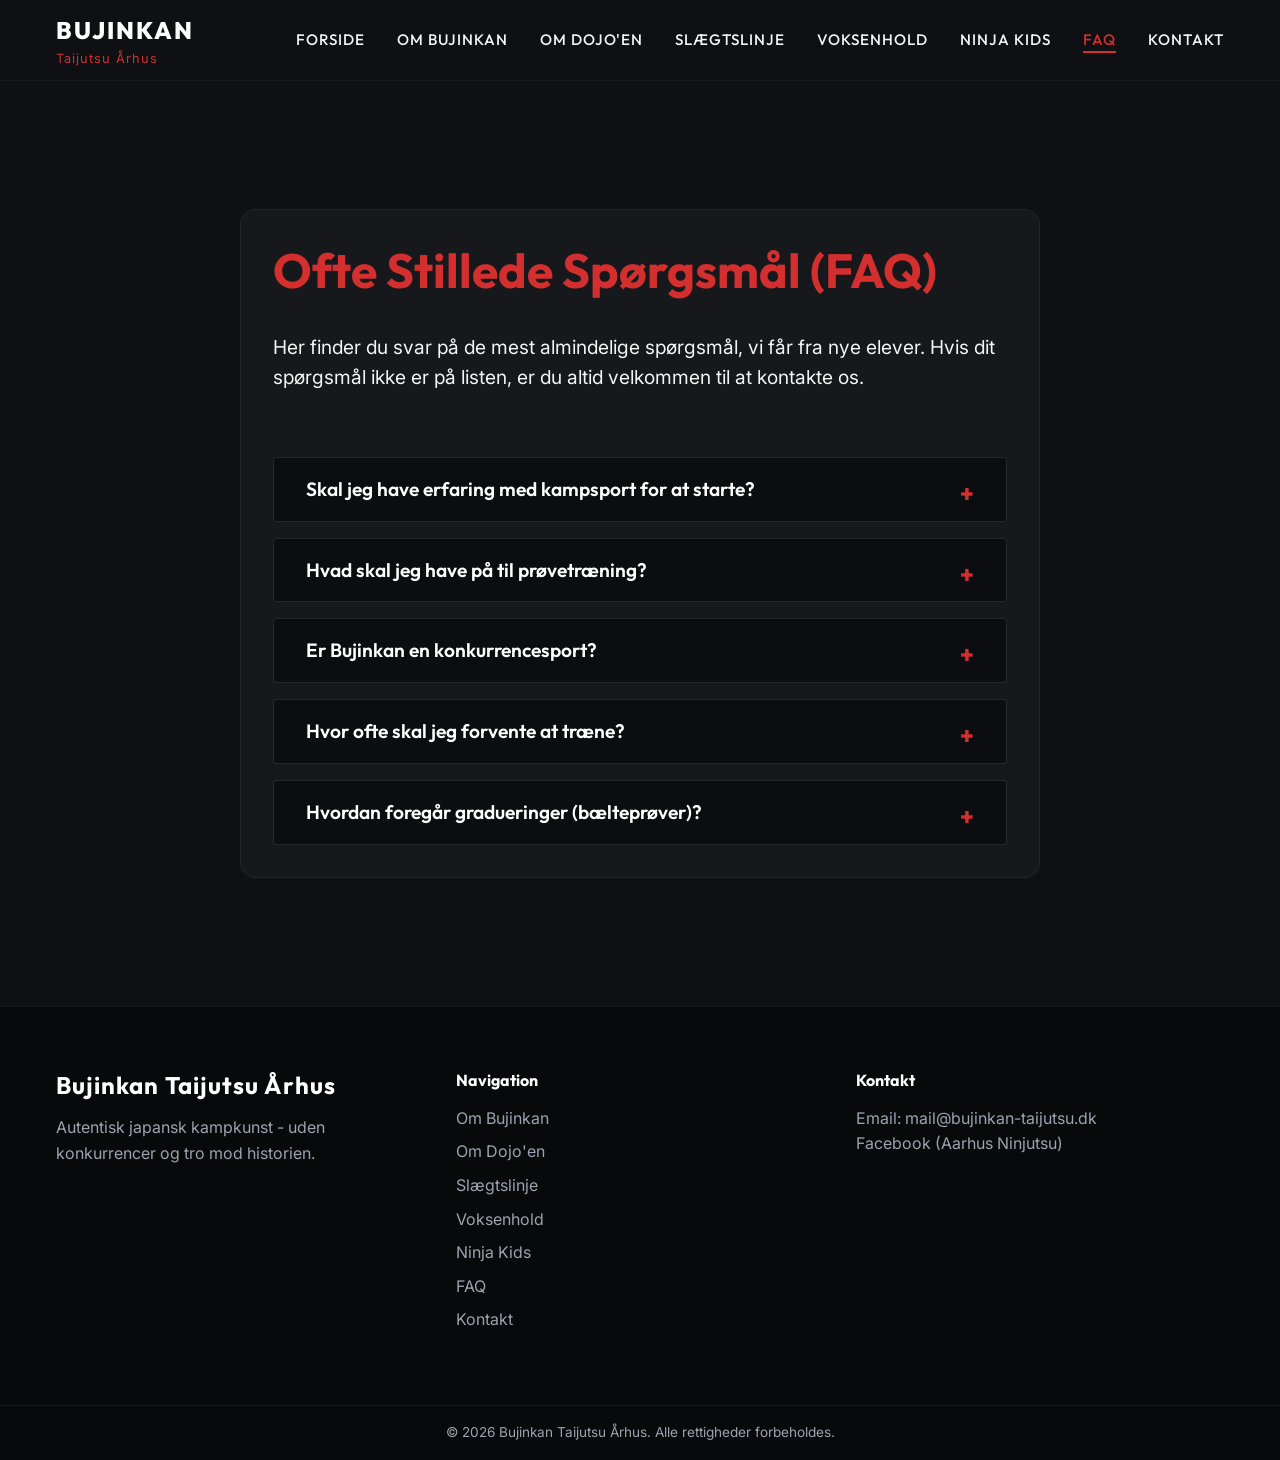
<file: faq/index.html>
<!DOCTYPE html>
<html lang="da">
<head>
  <meta charset="UTF-8">
  <meta name="viewport" content="width=device-width, initial-scale=1.0">
  <title>FAQ - Ofte Stillede Spørgsmål | Bujinkan Taijutsu Århus</title>
  <meta name="description" content="Få svar på de oftest stillede spørgsmål omkring træning i Bujinkan Taijutsu Århus.">
  <link rel="stylesheet" href="/css/styles.css">
</head>
<body>
  <div class="app-container">
    <nav class="nav-wrapper">
      <div class="container nav-container">
        <a href="/" class="nav-brand">
          <span class="brand-title">Bujinkan</span>
          <span class="brand-subtitle">Taijutsu Århus</span>
        </a>
        <input type="checkbox" id="mobile-menu-toggle">
        <label for="mobile-menu-toggle" class="mobile-toggle-btn">
          <svg class="menu-icon" xmlns="http://www.w3.org/2000/svg" width="28" height="28" viewBox="0 0 24 24" fill="none" stroke="currentColor" stroke-width="2" stroke-linecap="round" stroke-linejoin="round"><line x1="4" x2="20" y1="12" y2="12"/><line x1="4" x2="20" y1="6" y2="6"/><line x1="4" x2="20" y1="18" y2="18"/></svg>
          <svg class="close-icon" xmlns="http://www.w3.org/2000/svg" width="28" height="28" viewBox="0 0 24 24" fill="none" stroke="currentColor" stroke-width="2" stroke-linecap="round" stroke-linejoin="round"><line x1="18" y1="6" x2="6" y2="18"/><line x1="6" y1="6" x2="18" y2="18"/></svg>
        </label>
        <ul class="nav-links">
          <li><a href="/">Forside</a></li>
          <li><a href="/om-bujinkan/">Om Bujinkan</a></li>
          <li><a href="/om-dojoen/">Om Dojo'en</a></li>
          <li><a href="/slaegtslinje/">Slægtslinje</a></li>
          <li><a href="/voksenhold/">Voksenhold</a></li>
          <li><a href="/ninja-kids/">Ninja Kids</a></li>
          <li><a href="/faq/" class="active">FAQ</a></li>
          <li><a href="/kontakt/">Kontakt</a></li>
        </ul>
      </div>
    </nav>
    <main class="page-transition">
      <div class="container" style="padding: var(--space-xl) var(--space-sm)">
        <div class="glass-panel" style="max-width: 800px; margin: 0 auto">
          <h1 style="font-size: 3rem; color: var(--color-accent); margin-bottom: var(--space-md)">Ofte Stillede Spørgsmål (FAQ)</h1>

          <p style="font-size: 1.2rem; margin-bottom: var(--space-lg)">
            Her finder du svar på de mest almindelige spørgsmål, vi får fra nye elever. Hvis dit spørgsmål ikke er på listen, er du altid velkommen til at kontakte os.
          </p>

          <div class="faq-list">
            <details class="faq-item">
              <summary class="faq-question">Skal jeg have erfaring med kampsport for at starte?</summary>
              <div class="faq-answer">
                <p>Nej, overhovedet ikke. Vi tilrettelægger træningen, så alle kan være med uanset forudgående erfaring eller fysisk form. Vi har et stærkt fællesskab, der hjælper begyndere.</p>
              </div>
            </details>
            <details class="faq-item">
              <summary class="faq-question">Hvad skal jeg have på til prøvetræning?</summary>
              <div class="faq-answer">
                <p>Du behøver ikke en 'Gi' (traditionel dragt) til prøvetimerne. Bare mød op i løstsiddende tøj, f.eks. sweatpants og en t-shirt, som du kan bevæge dig frit i.</p>
              </div>
            </details>
            <details class="faq-item">
              <summary class="faq-question">Er Bujinkan en konkurrencesport?</summary>
              <div class="faq-answer">
                <p>Nej. Bujinkan Budo Taijutsu er udelukkende en kampkunst. Vi træner til virkelige selvforsvarssituationer og mental udvikling. Der er ingen turneringer eller pointgivning.</p>
              </div>
            </details>
            <details class="faq-item">
              <summary class="faq-question">Hvor ofte skal jeg forvente at træne?</summary>
              <div class="faq-answer">
                <p>For at få en god føling med teknikkerne anbefaler vi, at du i starten prøver at komme 1-2 gange om ugen, men du er velkommen til at styre det efter dit eget skema.</p>
              </div>
            </details>
            <details class="faq-item">
              <summary class="faq-question">Hvordan foregår gradueringer (bælteprøver)?</summary>
              <div class="faq-answer">
                <p>Nye elever starter med hvidt bælte (Mukyu). Gennem konsekvent træning og instruktørens vurdering gradueres man mod sort bælte (Shodan). Vi fokuserer på reel kunnen og principper snarere end udenadslære af fastlåste mønstre.</p>
              </div>
            </details>
          </div>
        </div>
      </div>
    </main>
    <footer class="footer-wrapper">
      <div class="container footer-container">
        <div class="footer-col">
          <h3>Bujinkan Taijutsu Århus</h3>
          <p>Autentisk japansk kampkunst - uden konkurrencer og tro mod historien.</p>
        </div>
        <div class="footer-col">
          <h4>Navigation</h4>
          <ul>
            <li><a href="/om-bujinkan/">Om Bujinkan</a></li>
            <li><a href="/om-dojoen/">Om Dojo'en</a></li>
            <li><a href="/slaegtslinje/">Slægtslinje</a></li>
            <li><a href="/voksenhold/">Voksenhold</a></li>
            <li><a href="/ninja-kids/">Ninja Kids</a></li>
            <li><a href="/faq/">FAQ</a></li>
            <li><a href="/kontakt/">Kontakt</a></li>
          </ul>
        </div>
        <div class="footer-col">
          <h4>Kontakt</h4>
          <p>Email: <a href="mailto:mail@bujinkan-taijutsu.dk">mail@bujinkan-taijutsu.dk</a></p>
          <div class="social-links">
            <a href="https://www.facebook.com/aarhusninjutsu" target="_blank" rel="noopener noreferrer">Facebook (Aarhus Ninjutsu)</a>
          </div>
        </div>
      </div>
      <div class="footer-bottom">
        <p>&copy; 2026 Bujinkan Taijutsu Århus. Alle rettigheder forbeholdes.</p>
      </div>
    </footer>
  </div>
</body>
</html>
</file>
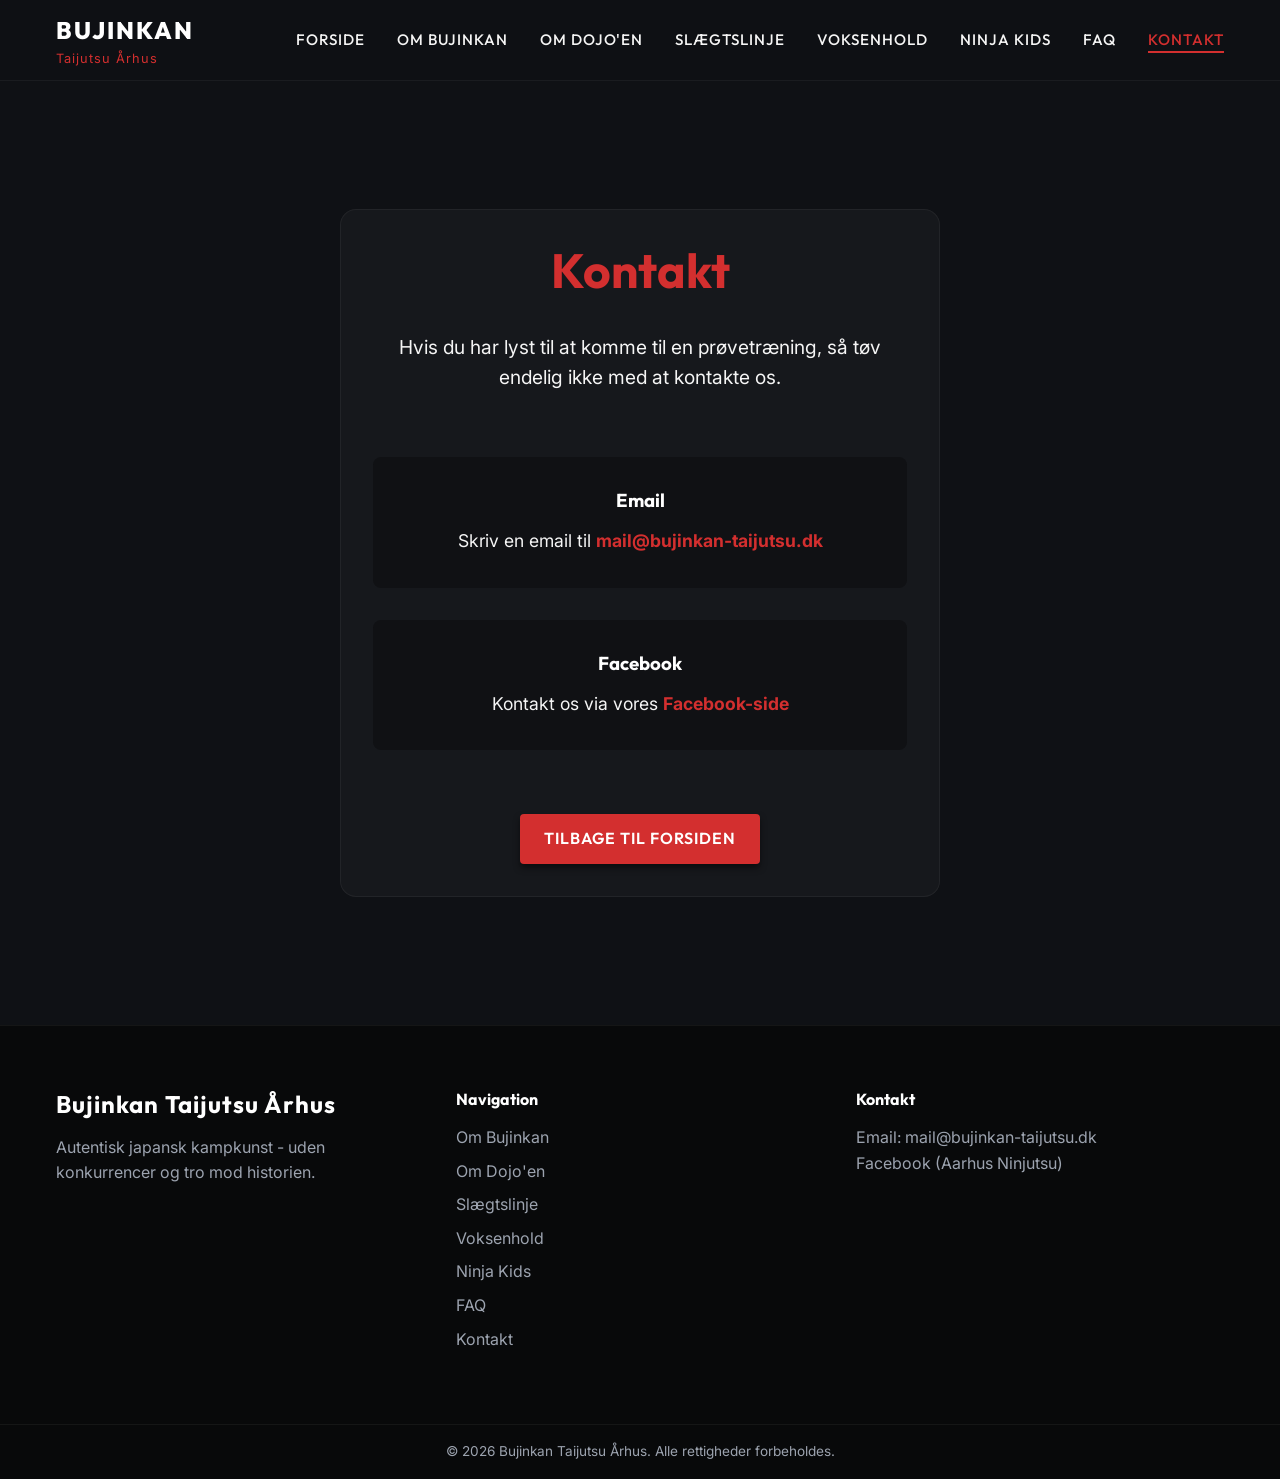
<file: kontakt/index.html>
<!DOCTYPE html>
<html lang="da">
<head>
  <meta charset="UTF-8">
  <meta name="viewport" content="width=device-width, initial-scale=1.0">
  <title>Kontakt | Bujinkan Taijutsu Århus</title>
  <link rel="stylesheet" href="/css/styles.css">
</head>
<body>
  <div class="app-container">
    <nav class="nav-wrapper">
      <div class="container nav-container">
        <a href="/" class="nav-brand">
          <span class="brand-title">Bujinkan</span>
          <span class="brand-subtitle">Taijutsu Århus</span>
        </a>
        <input type="checkbox" id="mobile-menu-toggle">
        <label for="mobile-menu-toggle" class="mobile-toggle-btn">
          <svg class="menu-icon" xmlns="http://www.w3.org/2000/svg" width="28" height="28" viewBox="0 0 24 24" fill="none" stroke="currentColor" stroke-width="2" stroke-linecap="round" stroke-linejoin="round"><line x1="4" x2="20" y1="12" y2="12"/><line x1="4" x2="20" y1="6" y2="6"/><line x1="4" x2="20" y1="18" y2="18"/></svg>
          <svg class="close-icon" xmlns="http://www.w3.org/2000/svg" width="28" height="28" viewBox="0 0 24 24" fill="none" stroke="currentColor" stroke-width="2" stroke-linecap="round" stroke-linejoin="round"><line x1="18" y1="6" x2="6" y2="18"/><line x1="6" y1="6" x2="18" y2="18"/></svg>
        </label>
        <ul class="nav-links">
          <li><a href="/">Forside</a></li>
          <li><a href="/om-bujinkan/">Om Bujinkan</a></li>
          <li><a href="/om-dojoen/">Om Dojo'en</a></li>
          <li><a href="/slaegtslinje/">Slægtslinje</a></li>
          <li><a href="/voksenhold/">Voksenhold</a></li>
          <li><a href="/ninja-kids/">Ninja Kids</a></li>
          <li><a href="/faq/">FAQ</a></li>
          <li><a href="/kontakt/" class="active">Kontakt</a></li>
        </ul>
      </div>
    </nav>
    <main class="page-transition">
      <div class="container" style="padding: var(--space-xl) var(--space-sm)">
        <div class="glass-panel" style="max-width: 600px; margin: 0 auto; text-align: center">
          <h1 style="font-size: 3rem; color: var(--color-accent); margin-bottom: var(--space-md)">Kontakt</h1>

          <p style="font-size: 1.2rem; margin-bottom: var(--space-lg)">
            Hvis du har lyst til at komme til en prøvetræning, så tøv endelig ikke med at kontakte os.
          </p>

          <div style="padding: var(--space-md); background: rgba(0,0,0,0.3); border-radius: var(--radius-md); margin-bottom: var(--space-md)">
            <h3 style="color: #fff; margin-bottom: var(--space-sm)">Email</h3>
            <p style="font-size: 1.1rem">
              Skriv en email til <a href="mailto:mail@bujinkan-taijutsu.dk" style="font-weight: bold">mail@bujinkan-taijutsu.dk</a>
            </p>
          </div>

          <div style="padding: var(--space-md); background: rgba(0,0,0,0.3); border-radius: var(--radius-md); margin-bottom: var(--space-lg)">
            <h3 style="color: #fff; margin-bottom: var(--space-sm)">Facebook</h3>
            <p style="font-size: 1.1rem">
              Kontakt os via vores <a href="https://www.facebook.com/aarhusninjutsu" target="_blank" rel="noopener noreferrer" style="font-weight: bold">Facebook-side</a>
            </p>
          </div>

          <div>
            <a href="/" class="btn-primary">Tilbage til Forsiden</a>
          </div>
        </div>
      </div>
    </main>
    <footer class="footer-wrapper">
      <div class="container footer-container">
        <div class="footer-col">
          <h3>Bujinkan Taijutsu Århus</h3>
          <p>Autentisk japansk kampkunst - uden konkurrencer og tro mod historien.</p>
        </div>
        <div class="footer-col">
          <h4>Navigation</h4>
          <ul>
            <li><a href="/om-bujinkan/">Om Bujinkan</a></li>
            <li><a href="/om-dojoen/">Om Dojo'en</a></li>
            <li><a href="/slaegtslinje/">Slægtslinje</a></li>
            <li><a href="/voksenhold/">Voksenhold</a></li>
            <li><a href="/ninja-kids/">Ninja Kids</a></li>
            <li><a href="/faq/">FAQ</a></li>
            <li><a href="/kontakt/">Kontakt</a></li>
          </ul>
        </div>
        <div class="footer-col">
          <h4>Kontakt</h4>
          <p>Email: <a href="mailto:mail@bujinkan-taijutsu.dk">mail@bujinkan-taijutsu.dk</a></p>
          <div class="social-links">
            <a href="https://www.facebook.com/aarhusninjutsu" target="_blank" rel="noopener noreferrer">Facebook (Aarhus Ninjutsu)</a>
          </div>
        </div>
      </div>
      <div class="footer-bottom">
        <p>&copy; 2026 Bujinkan Taijutsu Århus. Alle rettigheder forbeholdes.</p>
      </div>
    </footer>
  </div>
</body>
</html>
</file>
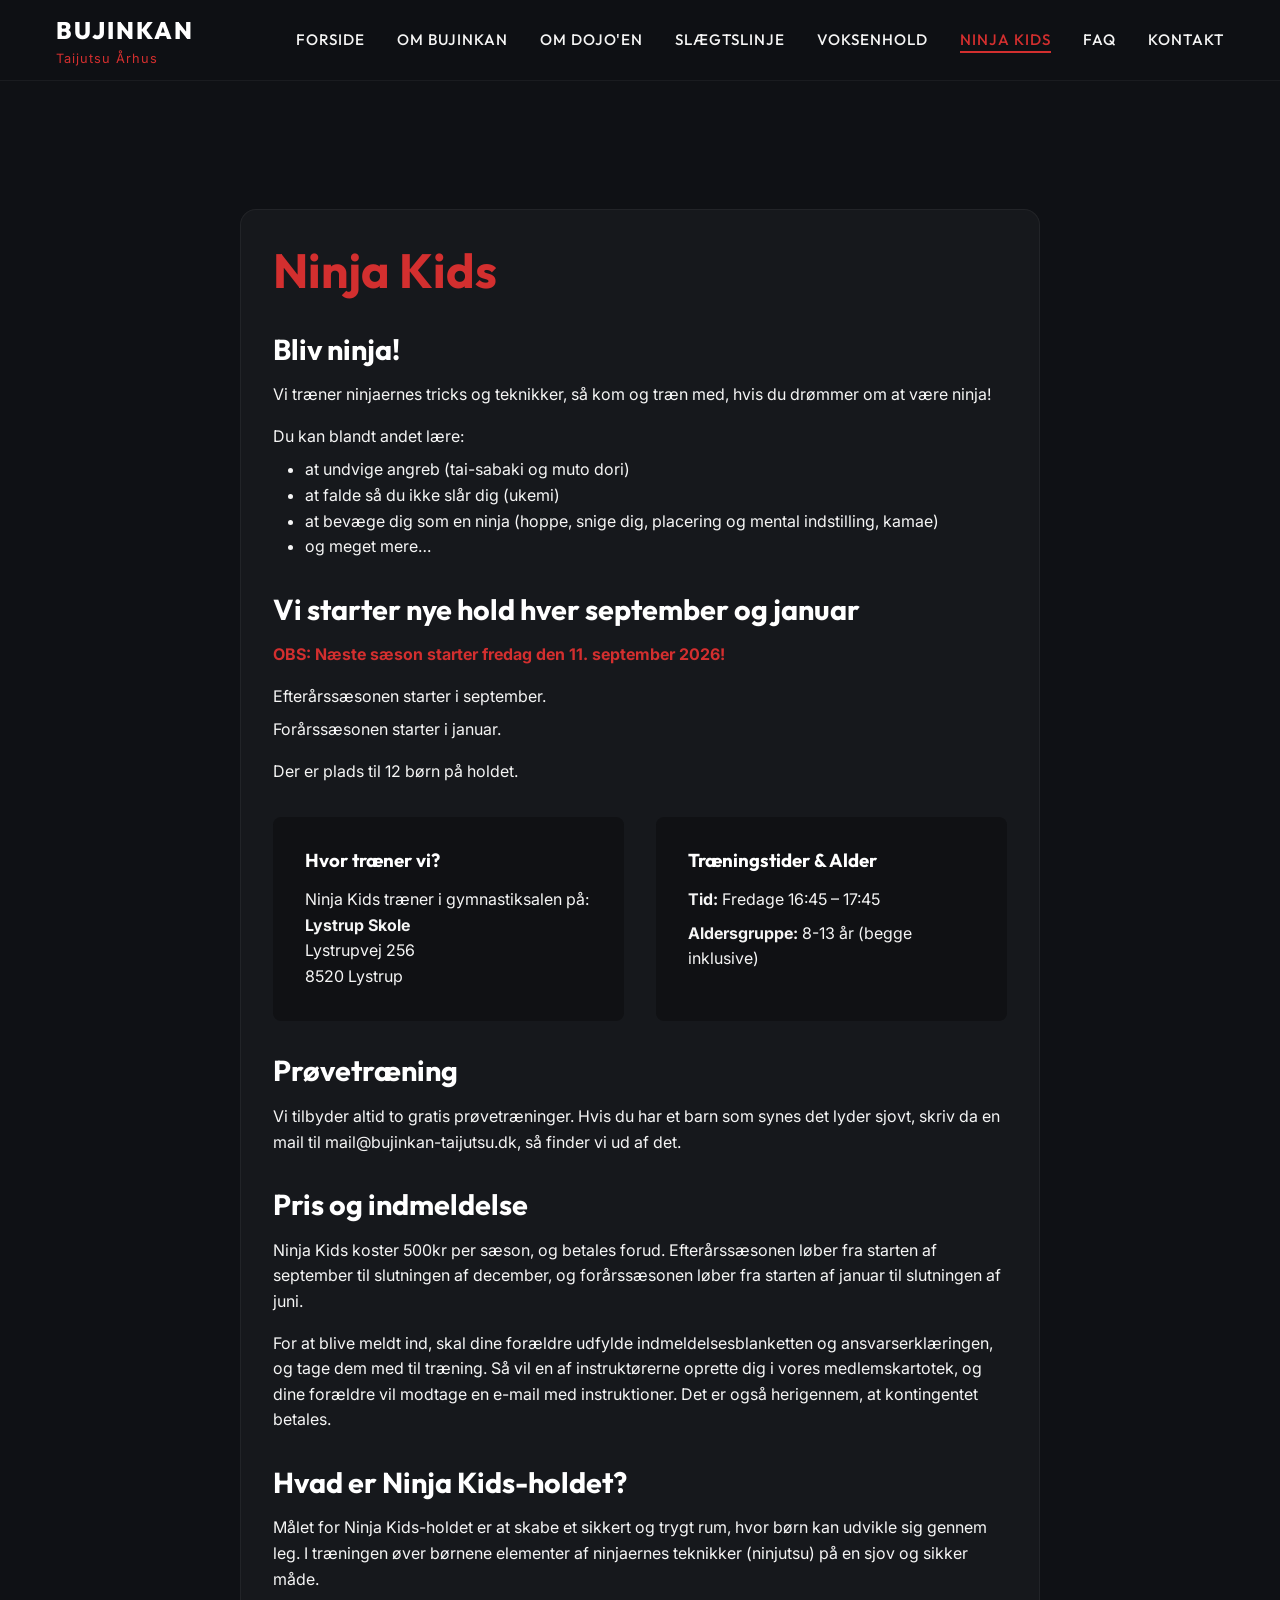
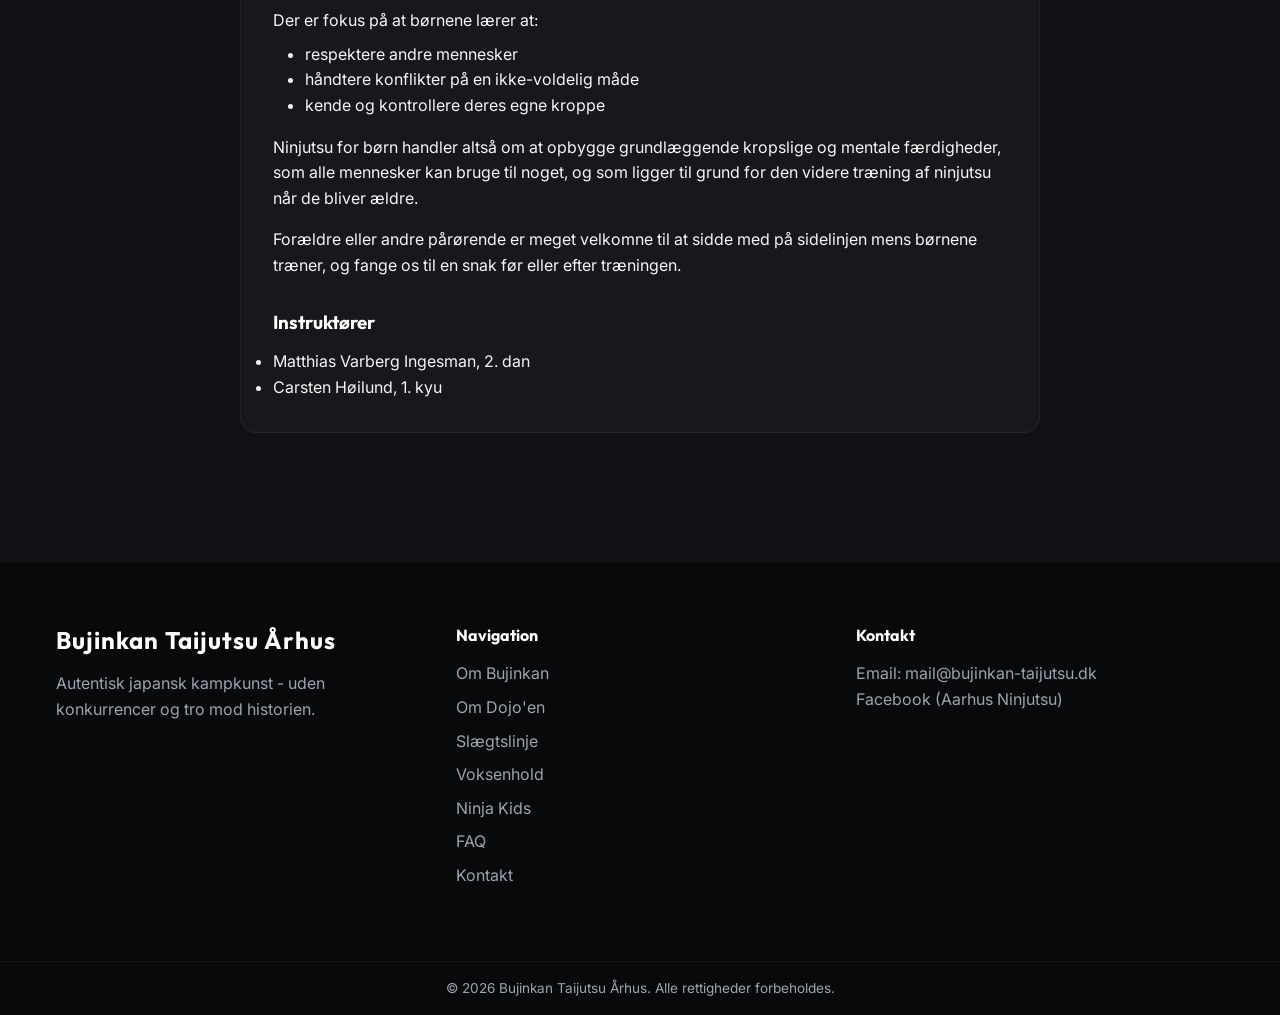
<file: ninja-kids/index.html>
<!DOCTYPE html>
<html lang="da">
<head>
  <meta charset="UTF-8">
  <meta name="viewport" content="width=device-width, initial-scale=1.0">
  <title>Ninja Kids | Bujinkan Taijutsu Århus</title>
  <link rel="stylesheet" href="/css/styles.css">
</head>
<body>
  <div class="app-container">
    <nav class="nav-wrapper">
      <div class="container nav-container">
        <a href="/" class="nav-brand">
          <span class="brand-title">Bujinkan</span>
          <span class="brand-subtitle">Taijutsu Århus</span>
        </a>
        <input type="checkbox" id="mobile-menu-toggle">
        <label for="mobile-menu-toggle" class="mobile-toggle-btn">
          <svg class="menu-icon" xmlns="http://www.w3.org/2000/svg" width="28" height="28" viewBox="0 0 24 24" fill="none" stroke="currentColor" stroke-width="2" stroke-linecap="round" stroke-linejoin="round"><line x1="4" x2="20" y1="12" y2="12"/><line x1="4" x2="20" y1="6" y2="6"/><line x1="4" x2="20" y1="18" y2="18"/></svg>
          <svg class="close-icon" xmlns="http://www.w3.org/2000/svg" width="28" height="28" viewBox="0 0 24 24" fill="none" stroke="currentColor" stroke-width="2" stroke-linecap="round" stroke-linejoin="round"><line x1="18" y1="6" x2="6" y2="18"/><line x1="6" y1="6" x2="18" y2="18"/></svg>
        </label>
        <ul class="nav-links">
          <li><a href="/">Forside</a></li>
          <li><a href="/om-bujinkan/">Om Bujinkan</a></li>
          <li><a href="/om-dojoen/">Om Dojo'en</a></li>
          <li><a href="/slaegtslinje/">Slægtslinje</a></li>
          <li><a href="/voksenhold/">Voksenhold</a></li>
          <li><a href="/ninja-kids/" class="active">Ninja Kids</a></li>
          <li><a href="/faq/">FAQ</a></li>
          <li><a href="/kontakt/">Kontakt</a></li>
        </ul>
      </div>
    </nav>
    <main class="page-transition">
      <div class="container" style="padding: var(--space-xl) var(--space-sm)">
        <div class="glass-panel" style="max-width: 800px; margin: 0 auto">
          <h1 style="font-size: 3rem; color: var(--color-accent); margin-bottom: var(--space-md)">Ninja Kids</h1>

          <h2 style="font-size: 1.8rem; color: #fff; margin-top: var(--space-md)">Bliv ninja!</h2>
          <p style="margin-bottom: var(--space-sm)">
            Vi træner ninjaernes tricks og teknikker, så kom og træn med, hvis du drømmer om at være ninja!
          </p>
          <p style="margin-bottom: var(--space-xs)">Du kan blandt andet lære:</p>
          <ul style="list-style-type: disc; padding-left: var(--space-md); margin-bottom: var(--space-md)">
            <li>at undvige angreb (tai-sabaki og muto dori)</li>
            <li>at falde så du ikke slår dig (ukemi)</li>
            <li>at bevæge dig som en ninja (hoppe, snige dig, placering og mental indstilling, kamae)</li>
            <li>og meget mere…</li>
          </ul>

          <h2 style="font-size: 1.8rem; color: #fff; margin-top: var(--space-md)">Vi starter nye hold hver september og januar</h2>
          <p style="font-weight: bold; color: var(--color-accent); margin-bottom: var(--space-sm)">OBS: Næste sæson starter fredag den 11. september 2026!</p>
          <p style="margin-bottom: var(--space-xs)">Efterårssæsonen starter i september.</p>
          <p style="margin-bottom: var(--space-sm)">Forårssæsonen starter i januar.</p>
          <p style="margin-bottom: var(--space-md)">
            Der er plads til 12 børn på holdet.
          </p>

          <div style="display: grid; grid-template-columns: repeat(auto-fit, minmax(250px, 1fr)); gap: var(--space-md); margin-top: var(--space-md); margin-bottom: var(--space-md)">
            <div style="background: rgba(0,0,0,0.3); padding: var(--space-md); border-radius: var(--radius-md)">
              <h3 style="color: #fff; margin-bottom: var(--space-sm)">Hvor træner vi?</h3>
              <p>Ninja Kids træner i gymnastiksalen på:<br/>
                <strong>Lystrup Skole</strong><br/>
                Lystrupvej 256<br/>
                8520 Lystrup
              </p>
            </div>
            <div style="background: rgba(0,0,0,0.3); padding: var(--space-md); border-radius: var(--radius-md)">
              <h3 style="color: #fff; margin-bottom: var(--space-sm)">Træningstider & Alder</h3>
              <p style="margin-bottom: var(--space-xs)"><strong>Tid:</strong> Fredage 16:45 – 17:45</p>
              <p><strong>Aldersgruppe:</strong> 8-13 år (begge inklusive)</p>
            </div>
          </div>

          <h2 style="font-size: 1.8rem; color: #fff; margin-top: var(--space-md)">Prøvetræning</h2>
          <p style="margin-bottom: var(--space-sm)">
            Vi tilbyder altid to gratis prøvetræninger. Hvis du har et barn som synes det lyder sjovt, skriv da en mail til mail@bujinkan-taijutsu.dk, så finder vi ud af det.
          </p>

          <h2 style="font-size: 1.8rem; color: #fff; margin-top: var(--space-md)">Pris og indmeldelse</h2>
          <p style="margin-bottom: var(--space-sm)">
            Ninja Kids koster 500kr per sæson, og betales forud. Efterårssæsonen løber fra starten af september til slutningen af december, og forårssæsonen løber fra starten af januar til slutningen af juni.
          </p>
          <p style="margin-bottom: var(--space-md)">
            For at blive meldt ind, skal dine forældre udfylde indmeldelsesblanketten og ansvarserklæringen, og tage dem med til træning. Så vil en af instruktørerne oprette dig i vores medlemskartotek, og dine forældre vil modtage en e-mail med instruktioner. Det er også herigennem, at kontingentet betales.
          </p>

          <h2 style="font-size: 1.8rem; color: #fff; margin-top: var(--space-md)">Hvad er Ninja Kids-holdet?</h2>
          <p style="margin-bottom: var(--space-sm)">
            Målet for Ninja Kids-holdet er at skabe et sikkert og trygt rum, hvor børn kan udvikle sig gennem leg. I træningen øver børnene elementer af ninjaernes teknikker (ninjutsu) på en sjov og sikker måde.
          </p>
          <p style="margin-bottom: var(--space-xs)">Der er fokus på at børnene lærer at:</p>
          <ul style="list-style-type: disc; padding-left: var(--space-md); margin-bottom: var(--space-sm)">
            <li>respektere andre mennesker</li>
            <li>håndtere konflikter på en ikke-voldelig måde</li>
            <li>kende og kontrollere deres egne kroppe</li>
          </ul>
          <p style="margin-bottom: var(--space-sm)">
            Ninjutsu for børn handler altså om at opbygge grundlæggende kropslige og mentale færdigheder, som alle mennesker kan bruge til noget, og som ligger til grund for den videre træning af ninjutsu når de bliver ældre.
          </p>
          <p style="margin-bottom: var(--space-md)">
            Forældre eller andre pårørende er meget velkomne til at sidde med på sidelinjen mens børnene træner, og fange os til en snak før eller efter træningen.
          </p>

          <div style="margin-top: var(--space-md)">
            <h3 style="color: #fff; margin-bottom: var(--space-sm)">Instruktører</h3>
            <ul>
              <li>Matthias Varberg Ingesman, 2. dan</li>
              <li>Carsten Høilund, 1. kyu</li>
            </ul>
          </div>
        </div>
      </div>
    </main>
    <footer class="footer-wrapper">
      <div class="container footer-container">
        <div class="footer-col">
          <h3>Bujinkan Taijutsu Århus</h3>
          <p>Autentisk japansk kampkunst - uden konkurrencer og tro mod historien.</p>
        </div>
        <div class="footer-col">
          <h4>Navigation</h4>
          <ul>
            <li><a href="/om-bujinkan/">Om Bujinkan</a></li>
            <li><a href="/om-dojoen/">Om Dojo'en</a></li>
            <li><a href="/slaegtslinje/">Slægtslinje</a></li>
            <li><a href="/voksenhold/">Voksenhold</a></li>
            <li><a href="/ninja-kids/">Ninja Kids</a></li>
            <li><a href="/faq/">FAQ</a></li>
            <li><a href="/kontakt/">Kontakt</a></li>
          </ul>
        </div>
        <div class="footer-col">
          <h4>Kontakt</h4>
          <p>Email: <a href="mailto:mail@bujinkan-taijutsu.dk">mail@bujinkan-taijutsu.dk</a></p>
          <div class="social-links">
            <a href="https://www.facebook.com/aarhusninjutsu" target="_blank" rel="noopener noreferrer">Facebook (Aarhus Ninjutsu)</a>
          </div>
        </div>
      </div>
      <div class="footer-bottom">
        <p>&copy; 2026 Bujinkan Taijutsu Århus. Alle rettigheder forbeholdes.</p>
      </div>
    </footer>
  </div>
</body>
</html>
</file>
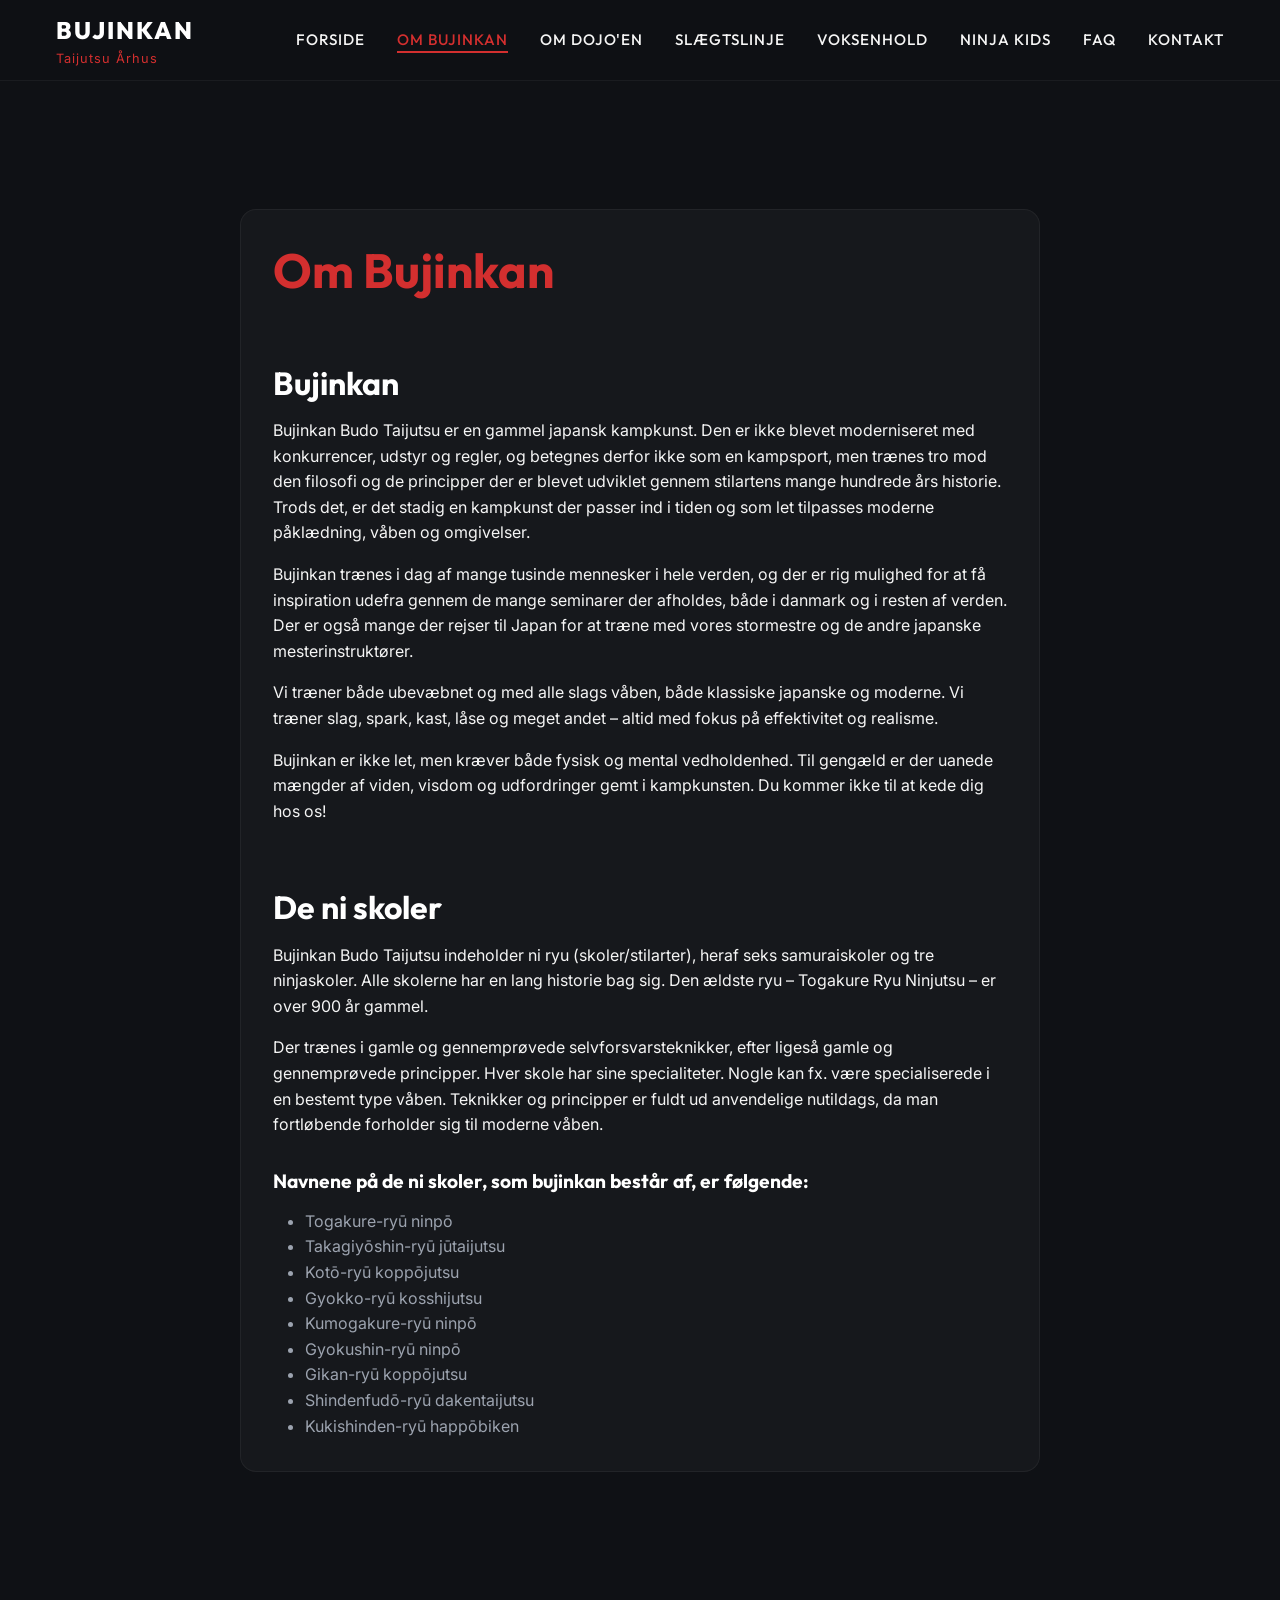
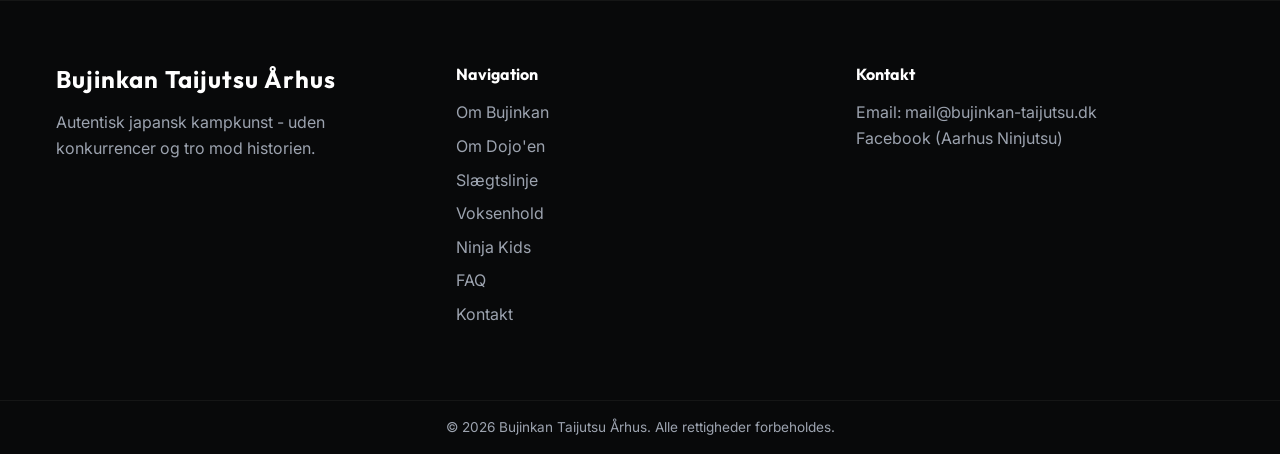
<file: om-bujinkan/index.html>
<!DOCTYPE html>
<html lang="da">
<head>
  <meta charset="UTF-8">
  <meta name="viewport" content="width=device-width, initial-scale=1.0">
  <title>Om Bujinkan | Bujinkan Taijutsu Århus</title>
  <link rel="stylesheet" href="/css/styles.css">
</head>
<body>
  <div class="app-container">
    <nav class="nav-wrapper">
      <div class="container nav-container">
        <a href="/" class="nav-brand">
          <span class="brand-title">Bujinkan</span>
          <span class="brand-subtitle">Taijutsu Århus</span>
        </a>
        <input type="checkbox" id="mobile-menu-toggle">
        <label for="mobile-menu-toggle" class="mobile-toggle-btn">
          <svg class="menu-icon" xmlns="http://www.w3.org/2000/svg" width="28" height="28" viewBox="0 0 24 24" fill="none" stroke="currentColor" stroke-width="2" stroke-linecap="round" stroke-linejoin="round"><line x1="4" x2="20" y1="12" y2="12"/><line x1="4" x2="20" y1="6" y2="6"/><line x1="4" x2="20" y1="18" y2="18"/></svg>
          <svg class="close-icon" xmlns="http://www.w3.org/2000/svg" width="28" height="28" viewBox="0 0 24 24" fill="none" stroke="currentColor" stroke-width="2" stroke-linecap="round" stroke-linejoin="round"><line x1="18" y1="6" x2="6" y2="18"/><line x1="6" y1="6" x2="18" y2="18"/></svg>
        </label>
        <ul class="nav-links">
          <li><a href="/">Forside</a></li>
          <li><a href="/om-bujinkan/" class="active">Om Bujinkan</a></li>
          <li><a href="/om-dojoen/">Om Dojo'en</a></li>
          <li><a href="/slaegtslinje/">Slægtslinje</a></li>
          <li><a href="/voksenhold/">Voksenhold</a></li>
          <li><a href="/ninja-kids/">Ninja Kids</a></li>
          <li><a href="/faq/">FAQ</a></li>
          <li><a href="/kontakt/">Kontakt</a></li>
        </ul>
      </div>
    </nav>
    <main class="page-transition">
      <div class="container" style="padding: var(--space-xl) var(--space-sm)">
        <div class="glass-panel" style="max-width: 800px; margin: 0 auto">
          <h1 style="font-size: 3rem; color: var(--color-accent); margin-bottom: var(--space-md)">Om Bujinkan</h1>

          <h2 style="font-size: 2rem; margin-top: var(--space-lg); color: #fff">Bujinkan</h2>
          <p style="margin-bottom: var(--space-sm)">
            Bujinkan Budo Taijutsu er en gammel japansk kampkunst. Den er ikke blevet moderniseret med konkurrencer, udstyr og regler, og betegnes derfor ikke som en kampsport, men trænes tro mod den filosofi og de principper der er blevet udviklet gennem stilartens mange hundrede års historie. Trods det, er det stadig en kampkunst der passer ind i tiden og som let tilpasses moderne påklædning, våben og omgivelser.
          </p>
          <p style="margin-bottom: var(--space-sm)">
            Bujinkan trænes i dag af mange tusinde mennesker i hele verden, og der er rig mulighed for at få inspiration udefra gennem de mange seminarer der afholdes, både i danmark og i resten af verden. Der er også mange der rejser til Japan for at træne med vores stormestre og de andre japanske mesterinstruktører.
          </p>
          <p style="margin-bottom: var(--space-sm)">
            Vi træner både ubevæbnet og med alle slags våben, både klassiske japanske og moderne. Vi træner slag, spark, kast, låse og meget andet – altid med fokus på effektivitet og realisme.
          </p>
          <p style="margin-bottom: var(--space-sm)">
            Bujinkan er ikke let, men kræver både fysisk og mental vedholdenhed. Til gengæld er der uanede mængder af viden, visdom og udfordringer gemt i kampkunsten. Du kommer ikke til at kede dig hos os!
          </p>

          <h2 style="font-size: 2rem; margin-top: var(--space-lg); color: #fff">De ni skoler</h2>
          <p style="margin-bottom: var(--space-sm)">
            Bujinkan Budo Taijutsu indeholder ni ryu (skoler/stilarter), heraf seks samuraiskoler og tre ninjaskoler. Alle skolerne har en lang historie bag sig. Den ældste ryu – Togakure Ryu Ninjutsu – er over 900 år gammel.
          </p>
          <p style="margin-bottom: var(--space-sm)">
            Der trænes i gamle og gennemprøvede selvforsvarsteknikker, efter ligeså gamle og gennemprøvede principper. Hver skole har sine specialiteter. Nogle kan fx. være specialiserede i en bestemt type våben. Teknikker og principper er fuldt ud anvendelige nutildags, da man fortløbende forholder sig til moderne våben.
          </p>

          <h3 style="font-size: 1.2rem; margin-top: var(--space-md); color: #fff">Navnene på de ni skoler, som bujinkan består af, er følgende:</h3>
          <ul style="padding-left: var(--space-md); margin-top: var(--space-sm); color: var(--color-text-muted)">
            <li>Togakure-ryū ninpō</li>
            <li>Takagiyōshin-ryū jūtaijutsu</li>
            <li>Kotō-ryū koppōjutsu</li>
            <li>Gyokko-ryū kosshijutsu</li>
            <li>Kumogakure-ryū ninpō</li>
            <li>Gyokushin-ryū ninpō</li>
            <li>Gikan-ryū koppōjutsu</li>
            <li>Shindenfudō-ryū dakentaijutsu</li>
            <li>Kukishinden-ryū happōbiken</li>
          </ul>
        </div>
      </div>
    </main>
    <footer class="footer-wrapper">
      <div class="container footer-container">
        <div class="footer-col">
          <h3>Bujinkan Taijutsu Århus</h3>
          <p>Autentisk japansk kampkunst - uden konkurrencer og tro mod historien.</p>
        </div>
        <div class="footer-col">
          <h4>Navigation</h4>
          <ul>
            <li><a href="/om-bujinkan/">Om Bujinkan</a></li>
            <li><a href="/om-dojoen/">Om Dojo'en</a></li>
            <li><a href="/slaegtslinje/">Slægtslinje</a></li>
            <li><a href="/voksenhold/">Voksenhold</a></li>
            <li><a href="/ninja-kids/">Ninja Kids</a></li>
            <li><a href="/faq/">FAQ</a></li>
            <li><a href="/kontakt/">Kontakt</a></li>
          </ul>
        </div>
        <div class="footer-col">
          <h4>Kontakt</h4>
          <p>Email: <a href="mailto:mail@bujinkan-taijutsu.dk">mail@bujinkan-taijutsu.dk</a></p>
          <div class="social-links">
            <a href="https://www.facebook.com/aarhusninjutsu" target="_blank" rel="noopener noreferrer">Facebook (Aarhus Ninjutsu)</a>
          </div>
        </div>
      </div>
      <div class="footer-bottom">
        <p>&copy; 2026 Bujinkan Taijutsu Århus. Alle rettigheder forbeholdes.</p>
      </div>
    </footer>
  </div>
</body>
</html>
</file>
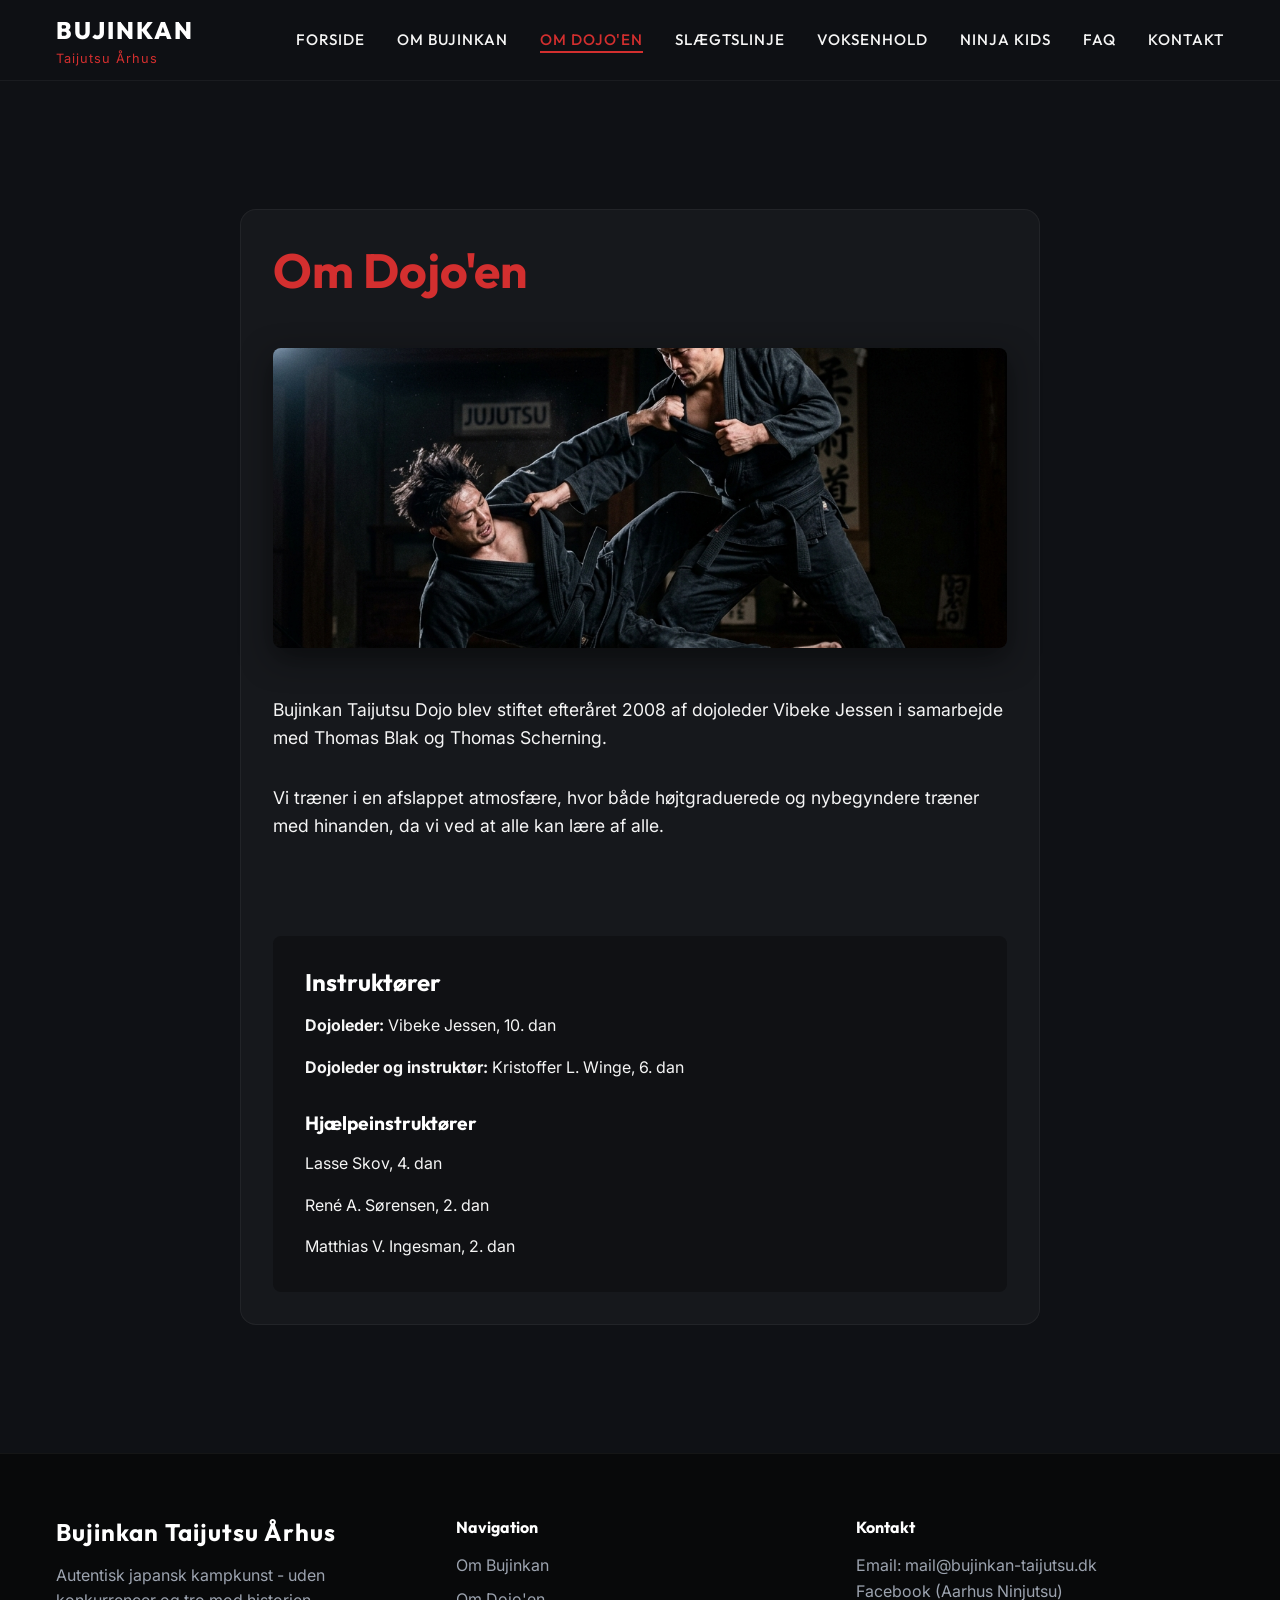
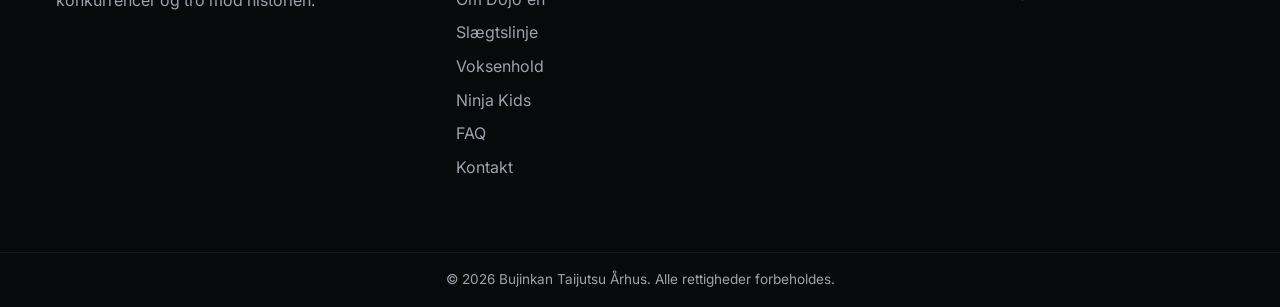
<file: om-dojoen/index.html>
<!DOCTYPE html>
<html lang="da">
<head>
  <meta charset="UTF-8">
  <meta name="viewport" content="width=device-width, initial-scale=1.0">
  <title>Om Dojo'en | Bujinkan Taijutsu Århus</title>
  <link rel="stylesheet" href="/css/styles.css">
</head>
<body>
  <div class="app-container">
    <nav class="nav-wrapper">
      <div class="container nav-container">
        <a href="/" class="nav-brand">
          <span class="brand-title">Bujinkan</span>
          <span class="brand-subtitle">Taijutsu Århus</span>
        </a>
        <input type="checkbox" id="mobile-menu-toggle">
        <label for="mobile-menu-toggle" class="mobile-toggle-btn">
          <svg class="menu-icon" xmlns="http://www.w3.org/2000/svg" width="28" height="28" viewBox="0 0 24 24" fill="none" stroke="currentColor" stroke-width="2" stroke-linecap="round" stroke-linejoin="round"><line x1="4" x2="20" y1="12" y2="12"/><line x1="4" x2="20" y1="6" y2="6"/><line x1="4" x2="20" y1="18" y2="18"/></svg>
          <svg class="close-icon" xmlns="http://www.w3.org/2000/svg" width="28" height="28" viewBox="0 0 24 24" fill="none" stroke="currentColor" stroke-width="2" stroke-linecap="round" stroke-linejoin="round"><line x1="18" y1="6" x2="6" y2="18"/><line x1="6" y1="6" x2="18" y2="18"/></svg>
        </label>
        <ul class="nav-links">
          <li><a href="/">Forside</a></li>
          <li><a href="/om-bujinkan/">Om Bujinkan</a></li>
          <li><a href="/om-dojoen/" class="active">Om Dojo'en</a></li>
          <li><a href="/slaegtslinje/">Slægtslinje</a></li>
          <li><a href="/voksenhold/">Voksenhold</a></li>
          <li><a href="/ninja-kids/">Ninja Kids</a></li>
          <li><a href="/faq/">FAQ</a></li>
          <li><a href="/kontakt/">Kontakt</a></li>
        </ul>
      </div>
    </nav>
    <main class="page-transition">
      <div class="container" style="padding: var(--space-xl) var(--space-sm)">
        <div class="glass-panel" style="max-width: 800px; margin: 0 auto; display: flex; flex-direction: column; gap: var(--space-md)">
          <h1 style="font-size: 3rem; color: var(--color-accent)">Om Dojo'en</h1>

          <img src="/images/technique.png" alt="Bujinkan Training" style="border-radius: var(--radius-md); width: 100%; object-fit: cover; height: 300px; box-shadow: 0 10px 30px rgba(0,0,0,0.5)">

          <p style="font-size: 1.1rem; margin-top: var(--space-sm)">
            Bujinkan Taijutsu Dojo blev stiftet efteråret 2008 af dojoleder Vibeke Jessen i samarbejde med Thomas Blak og Thomas Scherning.
          </p>
          <p style="font-size: 1.1rem">
            Vi træner i en afslappet atmosfære, hvor både højtgraduerede og nybegyndere træner med hinanden, da vi ved at alle kan lære af alle.
          </p>

          <div style="margin-top: var(--space-lg); padding: var(--space-md); background: rgba(0,0,0,0.3); border-radius: var(--radius-md)">
            <h2 style="color: #fff; margin-bottom: var(--space-sm)">Instruktører</h2>
            <ul style="list-style: none; display: flex; flex-direction: column; gap: var(--space-sm)">
              <li><strong>Dojoleder:</strong> Vibeke Jessen, 10. dan</li>
              <li><strong>Dojoleder og instruktør:</strong> Kristoffer L. Winge, 6. dan</li>
            </ul>

            <h3 style="color: #fff; margin-top: var(--space-md); margin-bottom: var(--space-sm); font-size: 1.2rem">Hjælpeinstruktører</h3>
            <ul style="list-style: none; display: flex; flex-direction: column; gap: var(--space-sm)">
              <li>Lasse Skov, 4. dan</li>
              <li>René A. Sørensen, 2. dan</li>
              <li>Matthias V. Ingesman, 2. dan</li>
            </ul>
          </div>
        </div>
      </div>
    </main>
    <footer class="footer-wrapper">
      <div class="container footer-container">
        <div class="footer-col">
          <h3>Bujinkan Taijutsu Århus</h3>
          <p>Autentisk japansk kampkunst - uden konkurrencer og tro mod historien.</p>
        </div>
        <div class="footer-col">
          <h4>Navigation</h4>
          <ul>
            <li><a href="/om-bujinkan/">Om Bujinkan</a></li>
            <li><a href="/om-dojoen/">Om Dojo'en</a></li>
            <li><a href="/slaegtslinje/">Slægtslinje</a></li>
            <li><a href="/voksenhold/">Voksenhold</a></li>
            <li><a href="/ninja-kids/">Ninja Kids</a></li>
            <li><a href="/faq/">FAQ</a></li>
            <li><a href="/kontakt/">Kontakt</a></li>
          </ul>
        </div>
        <div class="footer-col">
          <h4>Kontakt</h4>
          <p>Email: <a href="mailto:mail@bujinkan-taijutsu.dk">mail@bujinkan-taijutsu.dk</a></p>
          <div class="social-links">
            <a href="https://www.facebook.com/aarhusninjutsu" target="_blank" rel="noopener noreferrer">Facebook (Aarhus Ninjutsu)</a>
          </div>
        </div>
      </div>
      <div class="footer-bottom">
        <p>&copy; 2026 Bujinkan Taijutsu Århus. Alle rettigheder forbeholdes.</p>
      </div>
    </footer>
  </div>
</body>
</html>
</file>
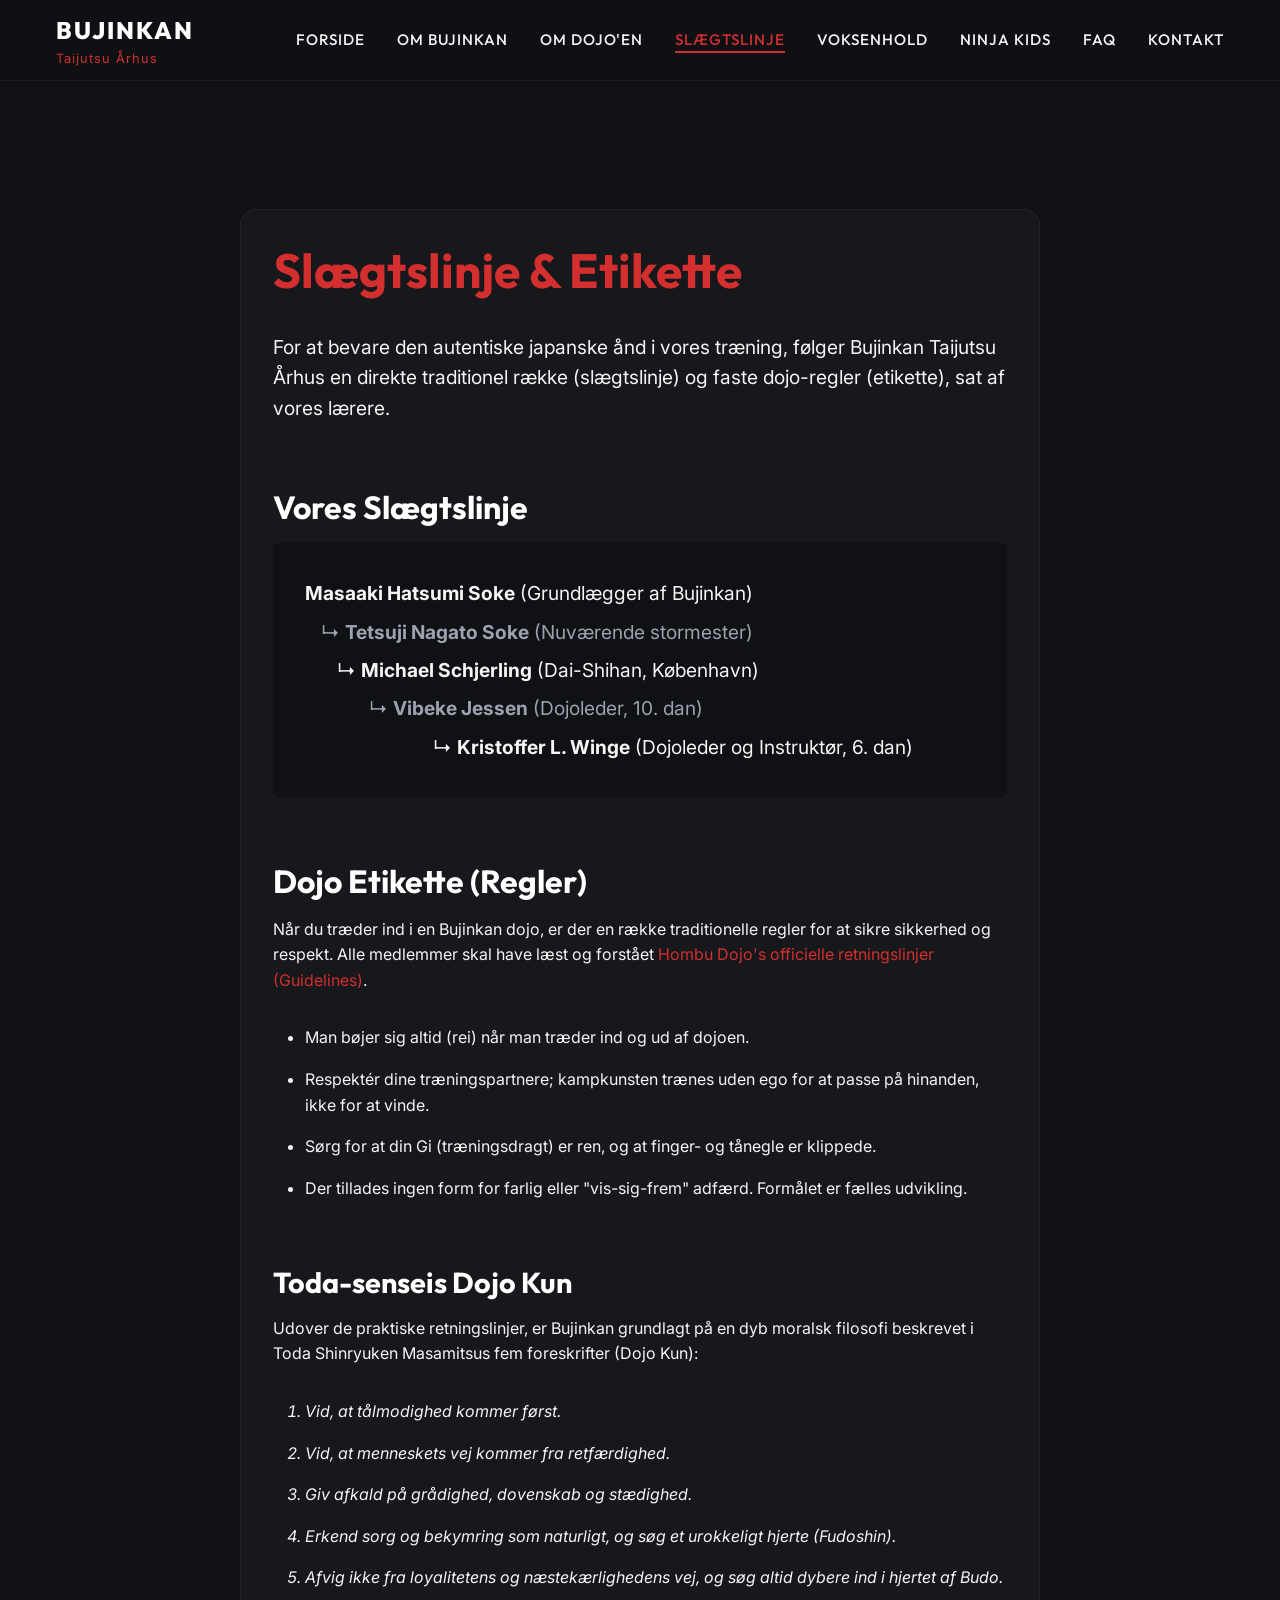
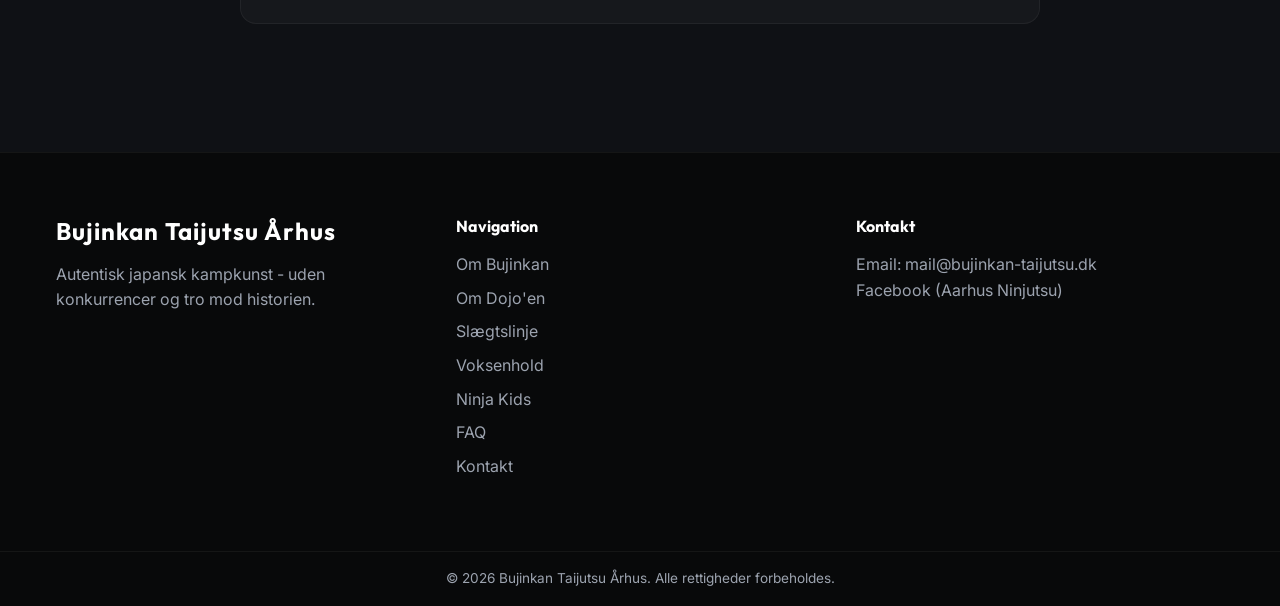
<file: slaegtslinje/index.html>
<!DOCTYPE html>
<html lang="da">
<head>
  <meta charset="UTF-8">
  <meta name="viewport" content="width=device-width, initial-scale=1.0">
  <title>Slægtslinje & Etikette | Bujinkan Taijutsu Århus</title>
  <meta name="description" content="Læs om vores officielle Bujinkan slægtslinje og de traditionelle dojo-regler for træning i Århus.">
  <link rel="stylesheet" href="/css/styles.css">
</head>
<body>
  <div class="app-container">
    <nav class="nav-wrapper">
      <div class="container nav-container">
        <a href="/" class="nav-brand">
          <span class="brand-title">Bujinkan</span>
          <span class="brand-subtitle">Taijutsu Århus</span>
        </a>
        <input type="checkbox" id="mobile-menu-toggle">
        <label for="mobile-menu-toggle" class="mobile-toggle-btn">
          <svg class="menu-icon" xmlns="http://www.w3.org/2000/svg" width="28" height="28" viewBox="0 0 24 24" fill="none" stroke="currentColor" stroke-width="2" stroke-linecap="round" stroke-linejoin="round"><line x1="4" x2="20" y1="12" y2="12"/><line x1="4" x2="20" y1="6" y2="6"/><line x1="4" x2="20" y1="18" y2="18"/></svg>
          <svg class="close-icon" xmlns="http://www.w3.org/2000/svg" width="28" height="28" viewBox="0 0 24 24" fill="none" stroke="currentColor" stroke-width="2" stroke-linecap="round" stroke-linejoin="round"><line x1="18" y1="6" x2="6" y2="18"/><line x1="6" y1="6" x2="18" y2="18"/></svg>
        </label>
        <ul class="nav-links">
          <li><a href="/">Forside</a></li>
          <li><a href="/om-bujinkan/">Om Bujinkan</a></li>
          <li><a href="/om-dojoen/">Om Dojo'en</a></li>
          <li><a href="/slaegtslinje/" class="active">Slægtslinje</a></li>
          <li><a href="/voksenhold/">Voksenhold</a></li>
          <li><a href="/ninja-kids/">Ninja Kids</a></li>
          <li><a href="/faq/">FAQ</a></li>
          <li><a href="/kontakt/">Kontakt</a></li>
        </ul>
      </div>
    </nav>
    <main class="page-transition">
      <div class="container" style="padding: var(--space-xl) var(--space-sm)">
        <div class="glass-panel" style="max-width: 800px; margin: 0 auto">
          <h1 style="font-size: 3rem; color: var(--color-accent); margin-bottom: var(--space-md)">Slægtslinje & Etikette</h1>

          <p style="font-size: 1.2rem; margin-bottom: var(--space-lg)">
            For at bevare den autentiske japanske ånd i vores træning, følger Bujinkan Taijutsu Århus en direkte traditionel række (slægtslinje) og faste dojo-regler (etikette), sat af vores lærere.
          </p>

          <h2 style="font-size: 2rem; color: #fff; margin-bottom: var(--space-sm)">Vores Slægtslinje</h2>
          <div style="background: rgba(0,0,0,0.3); padding: var(--space-md); border-radius: var(--radius-md); margin-bottom: var(--space-lg)">
            <ul style="list-style: none; font-size: 1.2rem; line-height: 2">
              <li><strong>Masaaki Hatsumi Soke</strong> (Grundlægger af Bujinkan)</li>
              <li style="padding-left: var(--space-sm); color: var(--color-text-muted)">↳ <strong>Tetsuji Nagato Soke</strong> (Nuværende stormester)</li>
              <li style="padding-left: var(--space-md)">↳ <strong>Michael Schjerling</strong> (Dai-Shihan, København)</li>
              <li style="padding-left: var(--space-lg); color: var(--color-text-muted)">↳ <strong>Vibeke Jessen</strong> (Dojoleder, 10. dan)</li>
              <li style="padding-left: var(--space-xl)">↳ <strong>Kristoffer L. Winge</strong> (Dojoleder og Instruktør, 6. dan)</li>
            </ul>
          </div>

          <h2 style="font-size: 2rem; color: #fff; margin-bottom: var(--space-sm)">Dojo Etikette (Regler)</h2>
          <p style="margin-bottom: var(--space-md)">
            Når du træder ind i en Bujinkan dojo, er der en række traditionelle regler for at sikre sikkerhed og respekt.
            Alle medlemmer skal have læst og forstået <a href="https://bujinkan.com/guidelines.htm" target="_blank" rel="noopener noreferrer">Hombu Dojo's officielle retningslinjer (Guidelines)</a>.
          </p>
          <ul style="list-style-type: disc; padding-left: var(--space-md); display: flex; flex-direction: column; gap: var(--space-sm); margin-bottom: var(--space-lg)">
            <li>Man bøjer sig altid (rei) når man træder ind og ud af dojoen.</li>
            <li>Respektér dine træningspartnere; kampkunsten trænes uden ego for at passe på hinanden, ikke for at vinde.</li>
            <li>Sørg for at din Gi (træningsdragt) er ren, og at finger- og tånegle er klippede.</li>
            <li>Der tillades ingen form for farlig eller "vis-sig-frem" adfærd. Formålet er fælles udvikling.</li>
          </ul>

          <h2 style="font-size: 1.8rem; color: #fff; margin-bottom: var(--space-sm)">Toda-senseis Dojo Kun</h2>
          <p style="margin-bottom: var(--space-md)">
            Udover de praktiske retningslinjer, er Bujinkan grundlagt på en dyb moralsk filosofi beskrevet i Toda Shinryuken Masamitsus fem foreskrifter (Dojo Kun):
          </p>
          <ol style="padding-left: var(--space-md); display: flex; flex-direction: column; gap: var(--space-sm); font-style: italic; color: var(--color-text-main)">
            <li>Vid, at tålmodighed kommer først.</li>
            <li>Vid, at menneskets vej kommer fra retfærdighed.</li>
            <li>Giv afkald på grådighed, dovenskab og stædighed.</li>
            <li>Erkend sorg og bekymring som naturligt, og søg et urokkeligt hjerte (Fudoshin).</li>
            <li>Afvig ikke fra loyalitetens og næstekærlighedens vej, og søg altid dybere ind i hjertet af Budo.</li>
          </ol>
        </div>
      </div>
    </main>
    <footer class="footer-wrapper">
      <div class="container footer-container">
        <div class="footer-col">
          <h3>Bujinkan Taijutsu Århus</h3>
          <p>Autentisk japansk kampkunst - uden konkurrencer og tro mod historien.</p>
        </div>
        <div class="footer-col">
          <h4>Navigation</h4>
          <ul>
            <li><a href="/om-bujinkan/">Om Bujinkan</a></li>
            <li><a href="/om-dojoen/">Om Dojo'en</a></li>
            <li><a href="/slaegtslinje/">Slægtslinje</a></li>
            <li><a href="/voksenhold/">Voksenhold</a></li>
            <li><a href="/ninja-kids/">Ninja Kids</a></li>
            <li><a href="/faq/">FAQ</a></li>
            <li><a href="/kontakt/">Kontakt</a></li>
          </ul>
        </div>
        <div class="footer-col">
          <h4>Kontakt</h4>
          <p>Email: <a href="mailto:mail@bujinkan-taijutsu.dk">mail@bujinkan-taijutsu.dk</a></p>
          <div class="social-links">
            <a href="https://www.facebook.com/aarhusninjutsu" target="_blank" rel="noopener noreferrer">Facebook (Aarhus Ninjutsu)</a>
          </div>
        </div>
      </div>
      <div class="footer-bottom">
        <p>&copy; 2026 Bujinkan Taijutsu Århus. Alle rettigheder forbeholdes.</p>
      </div>
    </footer>
  </div>
</body>
</html>
</file>
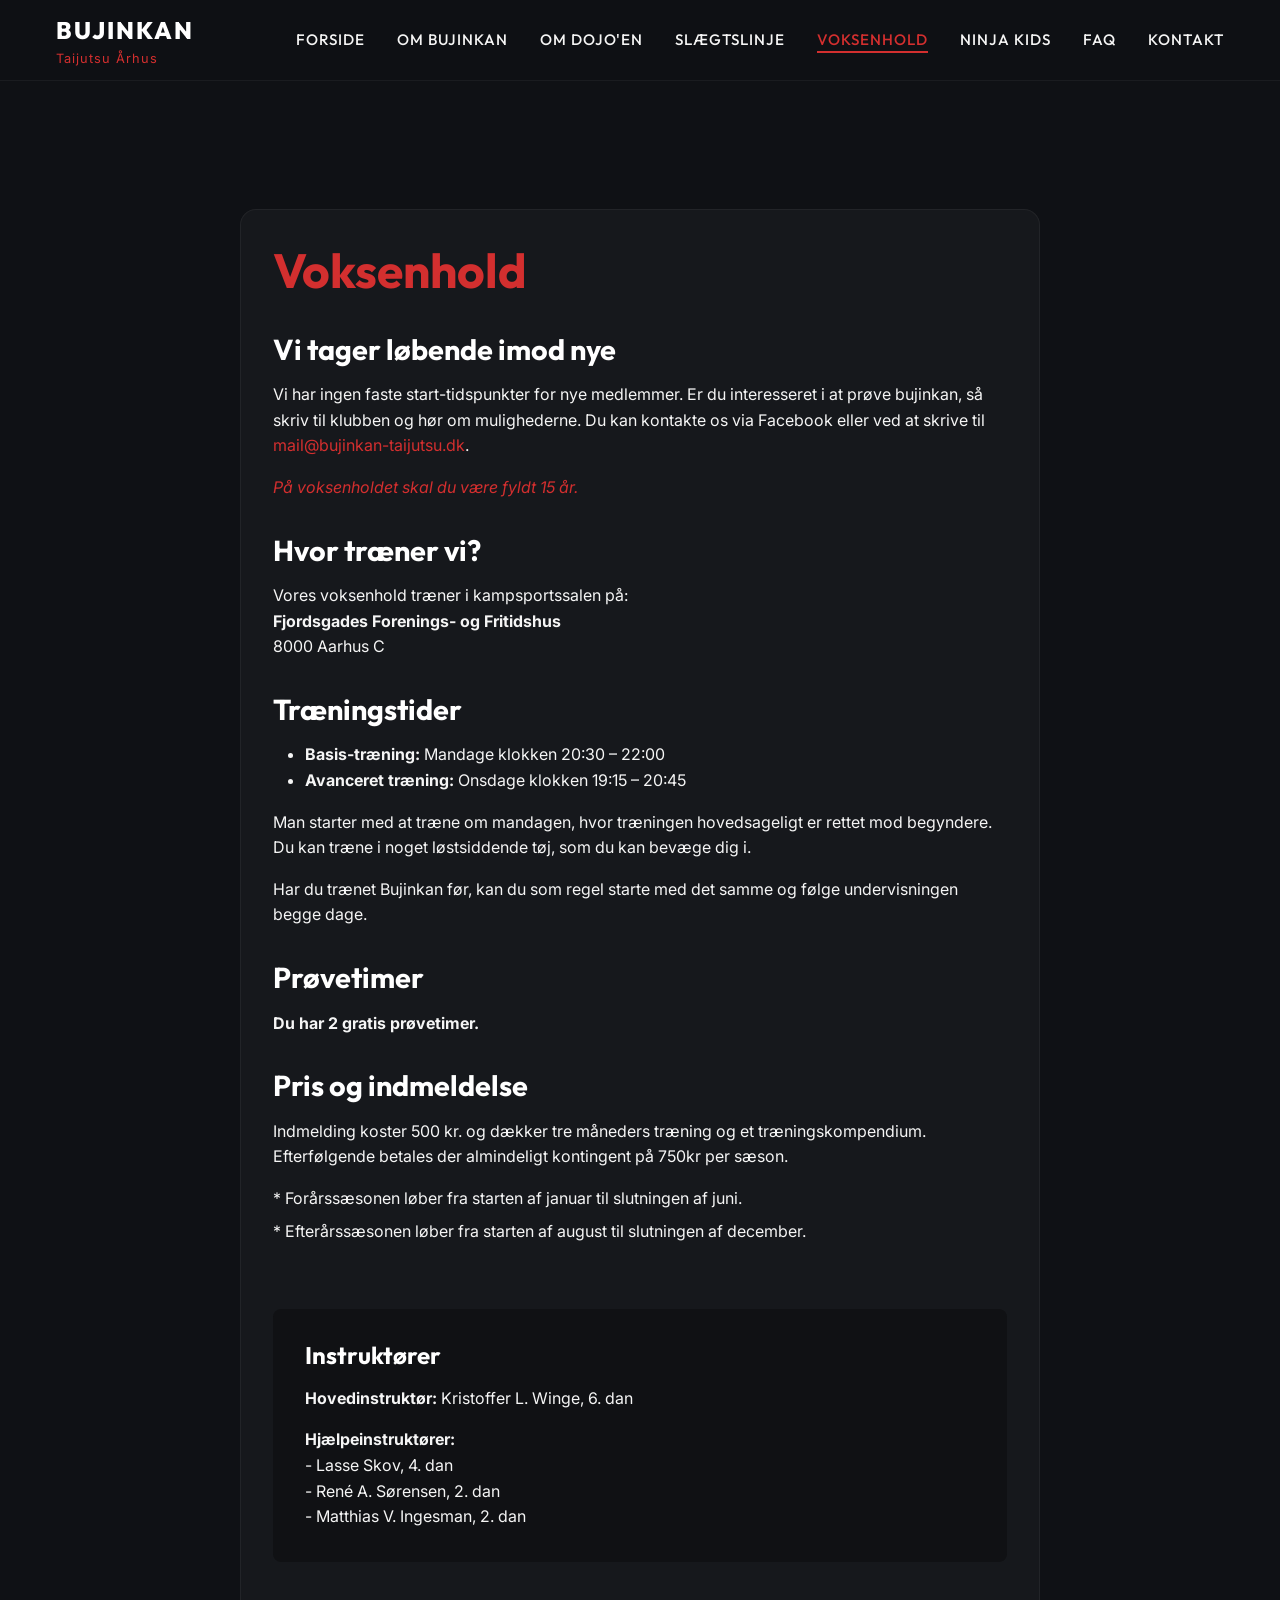
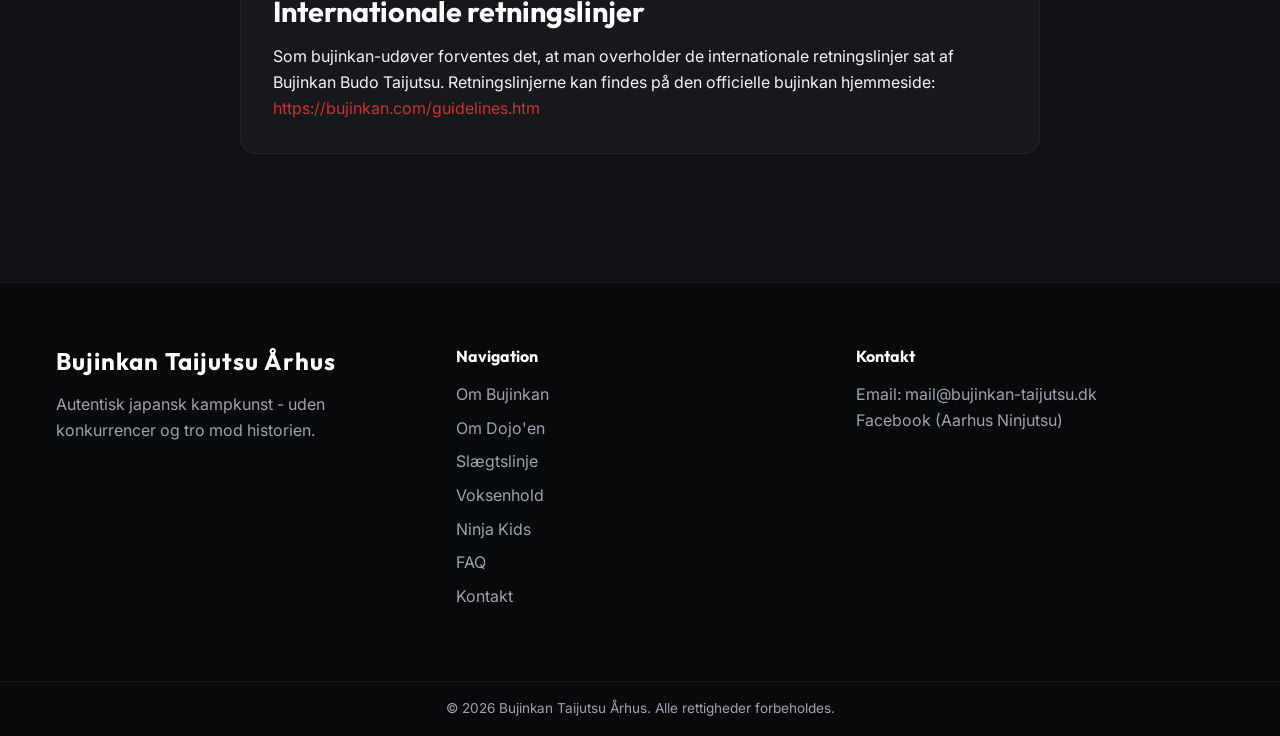
<file: voksenhold/index.html>
<!DOCTYPE html>
<html lang="da">
<head>
  <meta charset="UTF-8">
  <meta name="viewport" content="width=device-width, initial-scale=1.0">
  <title>Voksenhold | Bujinkan Taijutsu Århus</title>
  <link rel="stylesheet" href="/css/styles.css">
</head>
<body>
  <div class="app-container">
    <nav class="nav-wrapper">
      <div class="container nav-container">
        <a href="/" class="nav-brand">
          <span class="brand-title">Bujinkan</span>
          <span class="brand-subtitle">Taijutsu Århus</span>
        </a>
        <input type="checkbox" id="mobile-menu-toggle">
        <label for="mobile-menu-toggle" class="mobile-toggle-btn">
          <svg class="menu-icon" xmlns="http://www.w3.org/2000/svg" width="28" height="28" viewBox="0 0 24 24" fill="none" stroke="currentColor" stroke-width="2" stroke-linecap="round" stroke-linejoin="round"><line x1="4" x2="20" y1="12" y2="12"/><line x1="4" x2="20" y1="6" y2="6"/><line x1="4" x2="20" y1="18" y2="18"/></svg>
          <svg class="close-icon" xmlns="http://www.w3.org/2000/svg" width="28" height="28" viewBox="0 0 24 24" fill="none" stroke="currentColor" stroke-width="2" stroke-linecap="round" stroke-linejoin="round"><line x1="18" y1="6" x2="6" y2="18"/><line x1="6" y1="6" x2="18" y2="18"/></svg>
        </label>
        <ul class="nav-links">
          <li><a href="/">Forside</a></li>
          <li><a href="/om-bujinkan/">Om Bujinkan</a></li>
          <li><a href="/om-dojoen/">Om Dojo'en</a></li>
          <li><a href="/slaegtslinje/">Slægtslinje</a></li>
          <li><a href="/voksenhold/" class="active">Voksenhold</a></li>
          <li><a href="/ninja-kids/">Ninja Kids</a></li>
          <li><a href="/faq/">FAQ</a></li>
          <li><a href="/kontakt/">Kontakt</a></li>
        </ul>
      </div>
    </nav>
    <main class="page-transition">
      <div class="container" style="padding: var(--space-xl) var(--space-sm)">
        <div class="glass-panel" style="max-width: 800px; margin: 0 auto">
          <h1 style="font-size: 3rem; color: var(--color-accent); margin-bottom: var(--space-md)">Voksenhold</h1>

          <h2 style="font-size: 1.8rem; color: #fff; margin-top: var(--space-md)">Vi tager løbende imod nye</h2>
          <p style="margin-bottom: var(--space-sm)">
            Vi har ingen faste start-tidspunkter for nye medlemmer. Er du interesseret i at prøve bujinkan, så skriv til klubben og hør om mulighederne. Du kan kontakte os via Facebook eller ved at skrive til <a href="mailto:mail@bujinkan-taijutsu.dk">mail@bujinkan-taijutsu.dk</a>.
          </p>
          <p style="margin-bottom: var(--space-md); font-style: italic; color: var(--color-accent)">På voksenholdet skal du være fyldt 15 år.</p>

          <h2 style="font-size: 1.8rem; color: #fff; margin-top: var(--space-md)">Hvor træner vi?</h2>
          <p style="margin-bottom: var(--space-md)">
            Vores voksenhold træner i kampsportssalen på:<br/>
            <strong>Fjordsgades Forenings- og Fritidshus</strong><br/>
            8000 Aarhus C
          </p>

          <h2 style="font-size: 1.8rem; color: #fff; margin-top: var(--space-md)">Træningstider</h2>
          <ul style="list-style-type: disc; padding-left: var(--space-md); margin-bottom: var(--space-sm)">
            <li><strong>Basis-træning:</strong> Mandage klokken 20:30 – 22:00</li>
            <li><strong>Avanceret træning:</strong> Onsdage klokken 19:15 – 20:45</li>
          </ul>
          <p style="margin-bottom: var(--space-sm)">
            Man starter med at træne om mandagen, hvor træningen hovedsageligt er rettet mod begyndere. Du kan træne i noget løstsiddende tøj, som du kan bevæge dig i.
          </p>
          <p style="margin-bottom: var(--space-md)">
            Har du trænet Bujinkan før, kan du som regel starte med det samme og følge undervisningen begge dage.
          </p>

          <h2 style="font-size: 1.8rem; color: #fff; margin-top: var(--space-md)">Prøvetimer</h2>
          <p style="margin-bottom: var(--space-md); font-weight: bold">Du har 2 gratis prøvetimer.</p>

          <h2 style="font-size: 1.8rem; color: #fff; margin-top: var(--space-md)">Pris og indmeldelse</h2>
          <p style="margin-bottom: var(--space-sm)">
            Indmelding koster 500 kr. og dækker tre måneders træning og et træningskompendium. Efterfølgende betales der almindeligt kontingent på 750kr per sæson.
          </p>
          <p style="margin-bottom: var(--space-xs)">
            * Forårssæsonen løber fra starten af januar til slutningen af juni.
          </p>
          <p style="margin-bottom: var(--space-md)">
            * Efterårssæsonen løber fra starten af august til slutningen af december.
          </p>

          <div style="margin-top: var(--space-lg); padding: var(--space-md); background: rgba(0,0,0,0.3); border-radius: var(--radius-md)">
            <h2 style="color: #fff; margin-bottom: var(--space-sm)">Instruktører</h2>
            <p><strong>Hovedinstruktør:</strong> Kristoffer L. Winge, 6. dan</p>
            <p style="margin-top: var(--space-sm)"><strong>Hjælpeinstruktører:</strong></p>
            <ul style="list-style: none">
              <li>- Lasse Skov, 4. dan</li>
              <li>- René A. Sørensen, 2. dan</li>
              <li>- Matthias V. Ingesman, 2. dan</li>
            </ul>
          </div>

          <h2 style="font-size: 1.8rem; color: #fff; margin-top: var(--space-md)">Internationale retningslinjer</h2>
          <p>
            Som bujinkan-udøver forventes det, at man overholder de internationale retningslinjer sat af Bujinkan Budo Taijutsu. Retningslinjerne kan findes på den officielle bujinkan hjemmeside: <a href="https://bujinkan.com/guidelines.htm" target="_blank" rel="noopener noreferrer">https://bujinkan.com/guidelines.htm</a>
          </p>
        </div>
      </div>
    </main>
    <footer class="footer-wrapper">
      <div class="container footer-container">
        <div class="footer-col">
          <h3>Bujinkan Taijutsu Århus</h3>
          <p>Autentisk japansk kampkunst - uden konkurrencer og tro mod historien.</p>
        </div>
        <div class="footer-col">
          <h4>Navigation</h4>
          <ul>
            <li><a href="/om-bujinkan/">Om Bujinkan</a></li>
            <li><a href="/om-dojoen/">Om Dojo'en</a></li>
            <li><a href="/slaegtslinje/">Slægtslinje</a></li>
            <li><a href="/voksenhold/">Voksenhold</a></li>
            <li><a href="/ninja-kids/">Ninja Kids</a></li>
            <li><a href="/faq/">FAQ</a></li>
            <li><a href="/kontakt/">Kontakt</a></li>
          </ul>
        </div>
        <div class="footer-col">
          <h4>Kontakt</h4>
          <p>Email: <a href="mailto:mail@bujinkan-taijutsu.dk">mail@bujinkan-taijutsu.dk</a></p>
          <div class="social-links">
            <a href="https://www.facebook.com/aarhusninjutsu" target="_blank" rel="noopener noreferrer">Facebook (Aarhus Ninjutsu)</a>
          </div>
        </div>
      </div>
      <div class="footer-bottom">
        <p>&copy; 2026 Bujinkan Taijutsu Århus. Alle rettigheder forbeholdes.</p>
      </div>
    </footer>
  </div>
</body>
</html>
</file>
<file: css/styles.css>
@import url('https://fonts.googleapis.com/css2?family=Inter:wght@300;400;500;600&family=Outfit:wght@400;600;800&display=swap');

:root {
  /* Colors */
  --color-bg-dark: #0f1115; /* Deep charcoal */
  --color-bg-darker: #08090a;
  --color-bg-card: rgba(255, 255, 255, 0.03);
  --color-accent: #d32f2f; /* Deep crimson */
  --color-accent-hover: #b71c1c;
  --color-text-main: #f5f5f5;
  --color-text-muted: #9ca3af;
  
  /* Typography */
  --font-body: 'Inter', sans-serif;
  --font-heading: 'Outfit', sans-serif;
  
  /* Spacing */
  --space-xs: 0.5rem;
  --space-sm: 1rem;
  --space-md: 2rem;
  --space-lg: 4rem;
  --space-xl: 8rem;
  
  /* Effects */
  --radius-sm: 4px;
  --radius-md: 8px;
  --radius-lg: 16px;
  --transition-fast: 0.2s ease;
  --transition-normal: 0.3s ease;
  --shadow-glow: 0 0 20px rgba(211, 47, 47, 0.3);
}

* {
  box-sizing: border-box;
  margin: 0;
  padding: 0;
}

body {
  font-family: var(--font-body);
  background-color: var(--color-bg-dark);
  color: var(--color-text-main);
  line-height: 1.6;
  -webkit-font-smoothing: antialiased;
  -moz-osx-font-smoothing: grayscale;
}

h1, h2, h3, h4, h5, h6 {
  font-family: var(--font-heading);
  line-height: 1.2;
  margin-bottom: var(--space-sm);
}

a {
  color: var(--color-accent);
  text-decoration: none;
  transition: color var(--transition-fast);
}

a:hover {
  color: var(--color-accent-hover);
}

img {
  max-width: 100%;
  border-radius: var(--radius-md);
  display: block;
}

/* Glassmorphism Classes */
.glass-panel {
  background: var(--color-bg-card);
  backdrop-filter: blur(10px);
  -webkit-backdrop-filter: blur(10px);
  border: 1px solid rgba(255, 255, 255, 0.05);
  border-radius: var(--radius-lg);
  padding: var(--space-md);
}

/* Base interactive elements */
.btn-primary {
  display: inline-block;
  background-color: var(--color-accent);
  color: #fff;
  padding: 12px 24px;
  border-radius: var(--radius-sm);
  font-family: var(--font-heading);
  font-weight: 600;
  letter-spacing: 1px;
  text-transform: uppercase;
  border: none;
  cursor: pointer;
  transition: all var(--transition-fast);
  box-shadow: 0 4px 6px rgba(0,0,0,0.5);
}

.btn-primary:hover {
  background-color: var(--color-accent-hover);
  transform: translateY(-2px);
  box-shadow: var(--shadow-glow);
  color: #fff;
}

/* App Shell */
.app-container {
  display: flex;
  flex-direction: column;
  min-height: 100vh;
}

main {
  flex-grow: 1;
}

/* Container Utility */
.container {
  width: 100%;
  max-width: 1200px;
  margin: 0 auto;
  padding: 0 var(--space-sm);
}

/* Smooth fade-in animation for pages */
@keyframes fadeIn {
  from { opacity: 0; transform: translateY(10px); }
  to { opacity: 1; transform: translateY(0); }
}

.page-transition {
  animation: fadeIn var(--transition-normal) forwards;
}

/* NAVIGATION */
.nav-wrapper {
  background: rgba(15, 17, 21, 0.95);
  backdrop-filter: blur(10px);
  -webkit-backdrop-filter: blur(10px);
  position: sticky;
  top: 0;
  z-index: 100;
  border-bottom: 1px solid rgba(255, 255, 255, 0.05);
}

.nav-container {
  display: flex;
  justify-content: space-between;
  align-items: center;
  height: 80px;
}

.nav-brand {
  display: flex;
  flex-direction: column;
}

.brand-title {
  font-family: var(--font-heading);
  font-size: 1.5rem;
  font-weight: 800;
  color: #fff;
  letter-spacing: 2px;
  text-transform: uppercase;
}

.brand-subtitle {
  font-size: 0.8rem;
  color: var(--color-accent);
  letter-spacing: 1px;
}

.nav-brand:hover {
  color: #fff;
}

.nav-links {
  display: flex;
  gap: var(--space-md);
  list-style: none;
}

.nav-links a {
  color: var(--color-text-main);
  font-family: var(--font-heading);
  font-weight: 500;
  font-size: 0.95rem;
  text-transform: uppercase;
  letter-spacing: 1px;
  position: relative;
}

.nav-links a:hover,
.nav-links a.active {
  color: var(--color-accent);
}

.nav-links a::after {
  content: '';
  position: absolute;
  bottom: -4px;
  left: 0;
  width: 0;
  height: 2px;
  background-color: var(--color-accent);
  transition: width var(--transition-normal);
}

.nav-links a:hover::after,
.nav-links a.active::after {
  width: 100%;
}

.mobile-toggle-btn {
  display: none;
  background: none;
  border: none;
  color: var(--color-text-main);
  cursor: pointer;
  padding: 8px;
}

#mobile-menu-toggle {
  display: none;
}

.menu-icon { display: block; }
.close-icon { display: none; }

@media (max-width: 768px) {
  .mobile-toggle-btn {
    display: block;
  }
  
  .nav-links {
    position: absolute;
    top: 80px;
    left: 0;
    right: 0;
    background: var(--color-bg-darker);
    flex-direction: column;
    padding: var(--space-md);
    gap: var(--space-sm);
    transform: translateY(-100%);
    opacity: 0;
    pointer-events: none;
    transition: all var(--transition-normal);
    border-bottom: 1px solid rgba(255, 255, 255, 0.05);
  }
  
  #mobile-menu-toggle:checked ~ .nav-links {
    transform: translateY(0);
    opacity: 1;
    pointer-events: auto;
  }

  #mobile-menu-toggle:checked ~ .mobile-toggle-btn .menu-icon { display: none; }
  #mobile-menu-toggle:checked ~ .mobile-toggle-btn .close-icon { display: block; }
}

/* HERO HEADER */
.hero-wrapper {
  position: relative;
  min-height: 80vh;
  display: flex;
  align-items: center;
  justify-content: center;
  background-image: url('../public/images/hero.png');
  background-size: cover;
  background-position: center;
  background-attachment: fixed;
  text-align: center;
}

.hero-overlay {
  position: absolute;
  inset: 0;
  background: linear-gradient(
    to bottom,
    rgba(15, 17, 21, 0.7) 0%,
    rgba(15, 17, 21, 0.95) 100%
  );
  z-index: 1;
}

.hero-content {
  position: relative;
  z-index: 2;
  max-width: 800px;
}

.hero-content h1 {
  font-size: clamp(2.5rem, 5vw, 5rem);
  font-weight: 800;
  text-transform: uppercase;
  letter-spacing: 2px;
  color: #ffffff;
  text-shadow: 0 4px 20px rgba(0,0,0,0.8);
  margin-bottom: var(--space-md);
}

.hero-subtitle {
  font-size: clamp(1.1rem, 2vw, 1.5rem);
  color: #e5e7eb;
  margin-bottom: var(--space-lg);
  text-shadow: 0 2px 10px rgba(0,0,0,0.5);
  font-weight: 300;
}

.hero-actions {
  display: flex;
  gap: var(--space-md);
  justify-content: center;
  flex-wrap: wrap;
}

.btn-secondary {
  display: inline-block;
  background-color: rgba(255, 255, 255, 0.1);
  backdrop-filter: blur(5px);
  -webkit-backdrop-filter: blur(5px);
  color: #fff;
  padding: 12px 24px;
  border-radius: var(--radius-sm);
  font-family: var(--font-heading);
  font-weight: 600;
  letter-spacing: 1px;
  text-transform: uppercase;
  border: 1px solid rgba(255, 255, 255, 0.2);
  cursor: pointer;
  transition: all var(--transition-fast);
}

.btn-secondary:hover {
  background-color: rgba(255, 255, 255, 0.2);
  color: #fff;
}


/* FOOTER */
.footer-wrapper {
  background-color: var(--color-bg-darker);
  border-top: 1px solid rgba(255, 255, 255, 0.05);
  padding-top: var(--space-lg);
  margin-top: auto;
}

.footer-container {
  display: grid;
  grid-template-columns: repeat(auto-fit, minmax(250px, 1fr));
  gap: var(--space-md);
  margin-bottom: var(--space-lg);
}

.footer-col h3, .footer-col h4 {
  color: #fff;
  margin-bottom: var(--space-sm);
}

.footer-col h3 {
  font-size: 1.5rem;
  letter-spacing: 1px;
}

.footer-col p {
  color: var(--color-text-muted);
}

.footer-col ul {
  list-style: none;
}

.footer-col ul li {
  margin-bottom: var(--space-xs);
}

.footer-col a {
  color: var(--color-text-muted);
}

.footer-col a:hover {
  color: var(--color-accent);
}

.footer-bottom {
  border-top: 1px solid rgba(255, 255, 255, 0.05);
  padding: var(--space-sm) 0;
  text-align: center;
  color: var(--color-text-muted);
  font-size: 0.85rem;
}


/* FACEBOOK FEED */
.facebook-section {
  padding-bottom: var(--space-xl);
}

.section-header {
  text-align: center;
  margin-bottom: var(--space-lg);
}

.section-header h2 {
  font-size: 2.5rem;
  color: var(--color-accent);
}

.section-header p {
  color: var(--color-text-muted);
  font-size: 1.1rem;
}

.facebook-container {
  display: flex;
  justify-content: center;
  max-width: 540px;
  margin: 0 auto;
  padding: var(--space-sm);
  background: rgba(255, 255, 255, 0.02);
}

@media (max-width: 600px) {
  .facebook-container {
    padding: 0;
    border: none;
    background: transparent;
  }
}

/* FAQ */
.faq-list {
  display: flex;
  flex-direction: column;
  gap: var(--space-sm);
}

.faq-item {
  background: rgba(0, 0, 0, 0.4);
  border: 1px solid rgba(255, 255, 255, 0.1);
  border-radius: var(--radius-sm);
  overflow: hidden;
  transition: all var(--transition-fast);
}

.faq-question {
  padding: var(--space-sm) var(--space-md);
  font-family: var(--font-heading);
  font-size: 1.2rem;
  font-weight: 600;
  color: #fff;
  cursor: pointer;
  list-style: none;
  position: relative;
}

.faq-question::-webkit-details-marker {
  display: none;
}

.faq-question::after {
  content: '+';
  position: absolute;
  right: var(--space-md);
  color: var(--color-accent);
  font-size: 1.5rem;
  font-weight: 800;
  transition: transform var(--transition-fast);
}

.faq-item[open] .faq-question::after {
  transform: rotate(45deg);
}

.faq-answer {
  padding: 0 var(--space-md) var(--space-md) var(--space-md);
  color: var(--color-text-main);
  line-height: 1.6;
}
</file>
